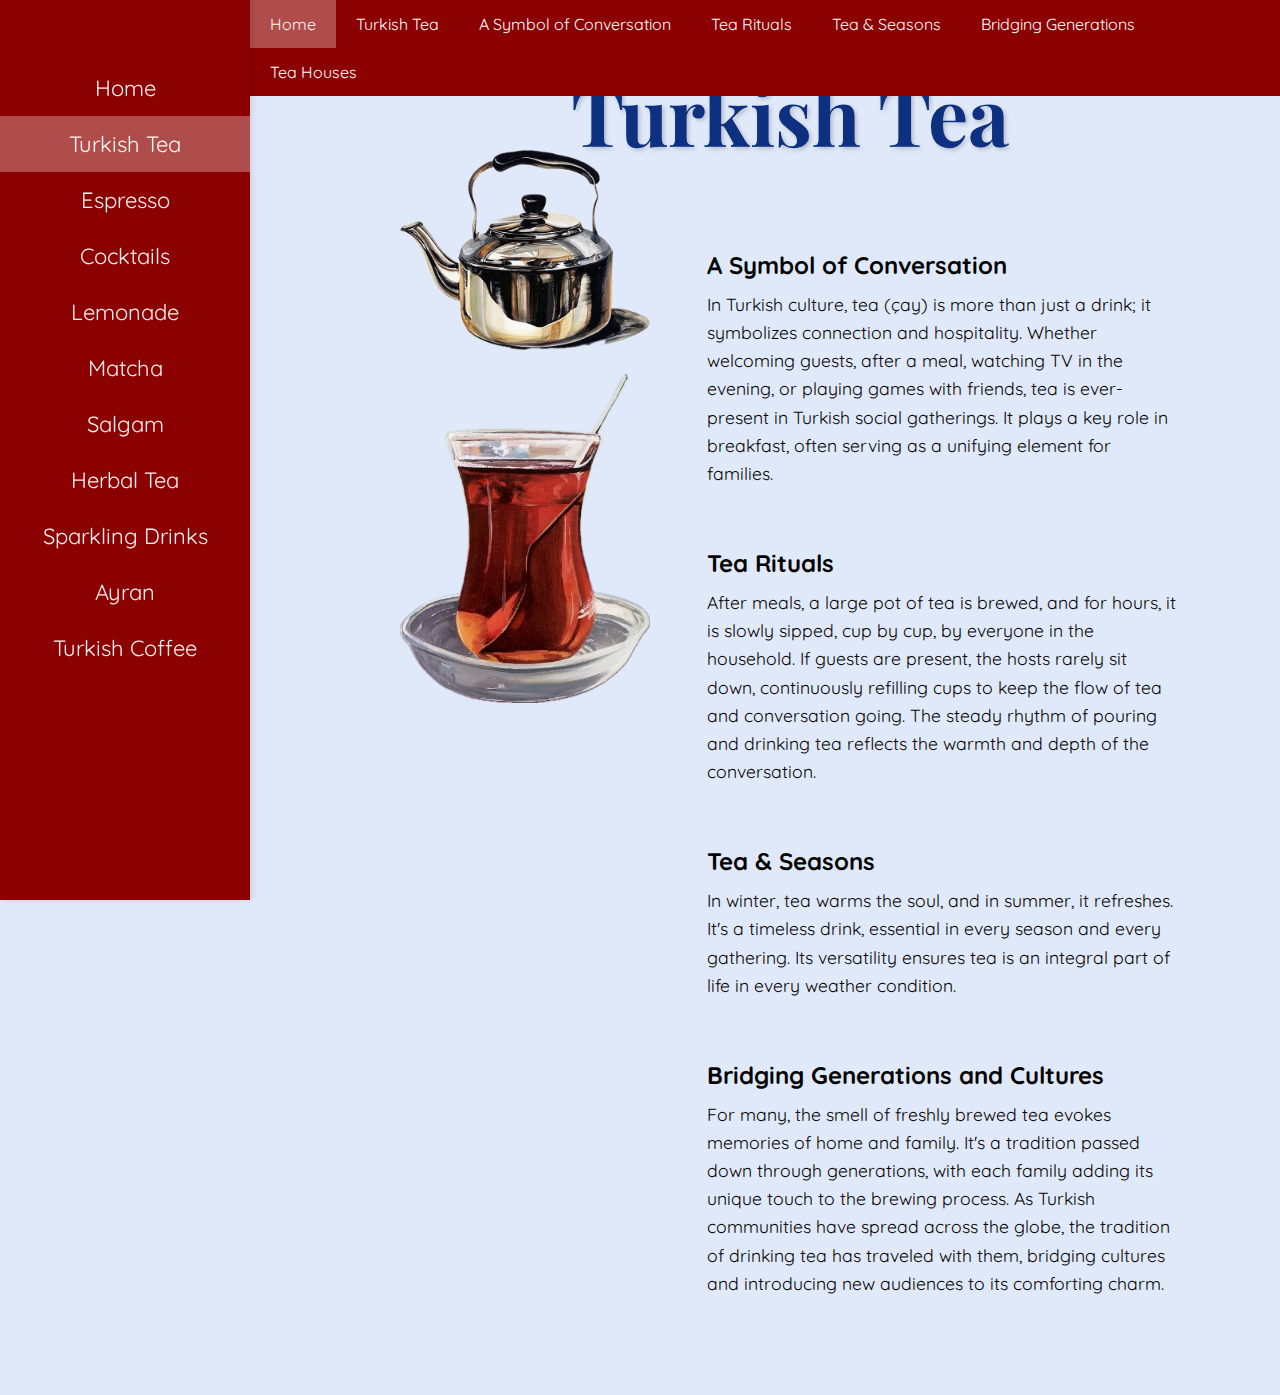
<file: entry-1/index.html>
<!DOCTYPE html>
<html lang="en">
<head>
  <meta charset="UTF-8">
  <meta name="viewport" content="width=device-width, initial-scale=1.0">
  <title>Turkish Tea</title>
  <link rel="stylesheet" href="style.css">
  <link href="https://fonts.googleapis.com/css2?family=Playfair+Display:wght@700&family=Quicksand:wght@500&display=swap" rel="stylesheet">
</head>
<body>

    <div id="mySidenav" class="sidenav">
        <a href="../homepage/" id="about">Home</a>
        <a href="../entry-1/" id="Turkish Tea" class="active">Turkish Tea</a>
        <a href="../entry-2/" id="blog">Espresso</a>
        <a href="../entry-3/" id="projects">Cocktails</a>
        <a href="../entry-4/" id="contact">Lemonade</a>
        <a href="../entry-5/" id="contact">Matcha</a>
        <a href="../entry-6/" id="contact">Salgam</a>
        <a href="../entry-7/" id="contact">Herbal Tea</a>
        <a href="../entry-8/" id="contact">Sparkling Drinks</a>
        <a href="../entry-9/" id="contact">Ayran</a>
        <a href="../entry-10/" id="contact">Turkish Coffee</a>
    </div>
    

    <div class="topnav" id="myTopnav">
        <a href="#hero" class="active">Home</a>
        <a href="#hero">Turkish Tea</a>
        <a href="#section1">A Symbol of Conversation</a>
        <a href="#section2">Tea Rituals</a>
        <a href="#section3">Tea & Seasons</a>
        <a href="#section4">Bridging Generations</a>
        <a href="#section5">Tea Houses</a>
        <a href="javascript:void(0);" class="icon" onclick="myFunction()">
            <i class="fa fa-bars"></i>
        </a>
    </div>

    <div class="content-wrapper">
        <section id="hero">
            <header>
                <h1>Turkish Tea</h1>
            </header>
        </section>

        <div class="text-box" id="section1">
            <h2>A Symbol of Conversation</h2>
            <p>In Turkish culture, tea (çay) is more than just a drink; it symbolizes connection and hospitality. Whether welcoming guests, after a meal, watching TV in the evening, or playing games with friends, tea is ever-present in Turkish social gatherings. It plays a key role in breakfast, often serving as a unifying element for families.</p>
        </div>

        <div class="text-box" id="section2">
            <h2>Tea Rituals</h2>
            <p>After meals, a large pot of tea is brewed, and for hours, it is slowly sipped, cup by cup, by everyone in the household. If guests are present, the hosts rarely sit down, continuously refilling cups to keep the flow of tea and conversation going. The steady rhythm of pouring and drinking tea reflects the warmth and depth of the conversation.</p>
        </div>

        <div class="text-box" id="section3">
            <h2>Tea & Seasons</h2>
            <p>In winter, tea warms the soul, and in summer, it refreshes. It's a timeless drink, essential in every season and every gathering. Its versatility ensures tea is an integral part of life in every weather condition.</p>
        </div>

        <div class="text-box" id="section4">
            <h2>Bridging Generations and Cultures</h2>
            <p>For many, the smell of freshly brewed tea evokes memories of home and family. It's a tradition passed down through generations, with each family adding its unique touch to the brewing process. As Turkish communities have spread across the globe, the tradition of drinking tea has traveled with them, bridging cultures and introducing new audiences to its comforting charm.</p>
        </div>

        <div class="side-images">
            <div class="rotate">
                <img src="images/caydanlik.png" alt="caydanlik">
            </div>
            <div class="grow">
                <img src="images/cay.png" alt="cay">
            </div>
        </div>
    </div>
</body>
</html>
</file>
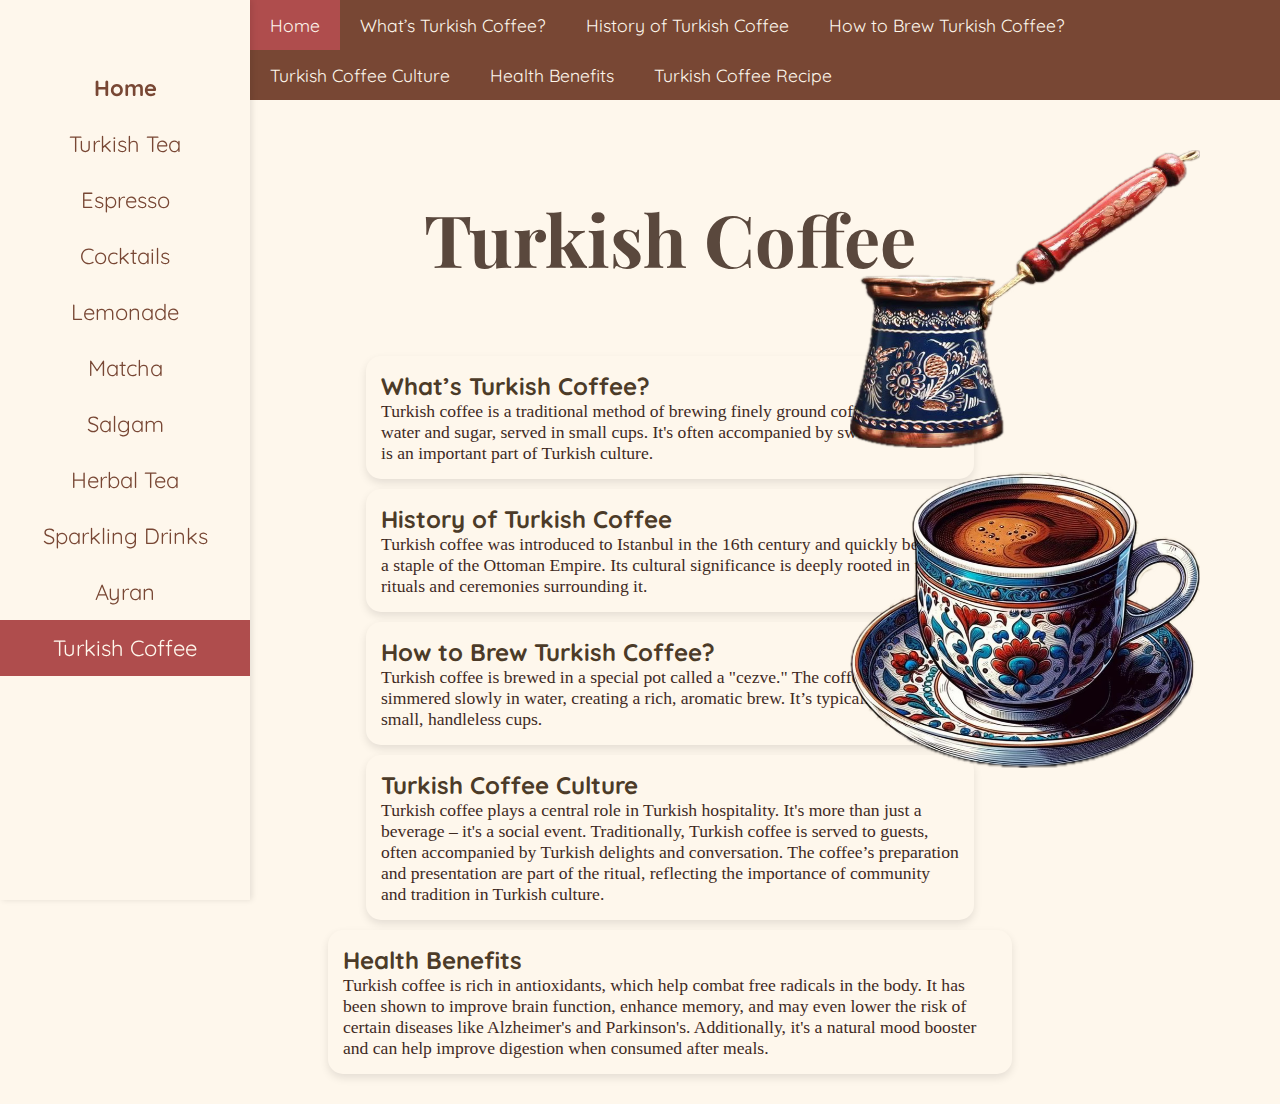
<file: entry-10/index.html>
<!DOCTYPE html>
<html lang="en">
<head>
    <meta charset="UTF-8">
    <meta name="viewport" content="width=device-width, initial-scale=1.0">
    <title>Turkish Coffee Ceremonies</title>
    <link rel="stylesheet" href="style.css">
    <link href="https://fonts.googleapis.com/css2?family=Playfair+Display:wght@700&family=Quicksand:wght@500&display=swap" rel="stylesheet">
</head>
<body>
    <div id="mySidenav" class="sidenav">
        <a href="../homepage/" id="about" style="font-weight: bolder;">Home</a>
        <a href="../entry-1/" id="about">Turkish Tea</a>
        <a href="../entry-2/" id="blog">Espresso</a>
        <a href="../entry-3/" id="projects">Cocktails</a>
        <a href="../entry-4/" id="contact">Lemonade</a>
        <a href="../entry-5/" id="contact">Matcha</a>
        <a href="../entry-6/" id="contact">Salgam</a>
        <a href="../entry-7/" id="contact">Herbal Tea</a>
        <a href="../entry-8/" id="contact">Sparkling Drinks</a>
        <a href="../entry-9/" id="contact">Ayran</a>
        <a href="../entry-10/" id="contact" class="active" >Turkish Coffee</a>
    </div>
    

    <div class="topnav" id="myTopnav">
        <a href="#hero" class="active">Home</a>
        <a href="#hero">What’s Turkish Coffee?</a>
        <a href="#section1">History of Turkish Coffee</a>
        <a href="#section2">How to Brew Turkish Coffee?</a>
        <a href="#section3">Turkish Coffee Culture</a>
        <a href="#section4">Health Benefits</a>
        <a href="#section5">Turkish Coffee Recipe</a>
        <a href="javascript:void(0);" class="icon" onclick="myFunction()">
            <i class="fa fa-bars"></i>
        </a>
    </div>

    <div class="content-wrapper">
        <div class="scrolling-text">
            <h3>Drinking a cup of turkish coffee together commits one to forty years of friendship.</h3>
        </div>

        <section id="hero">
            <header>
                <h1>Turkish Coffee</h1>
            </header>
            <div class="intro-box"></div>
        </section>

        <div class="box" id="section1">
            <h2>What’s Turkish Coffee?</h2>
            <p>Turkish coffee is a traditional method of brewing finely ground coffee beans with water and sugar, served in small cups. It's often accompanied by sweet treats and is an important part of Turkish culture.</p>
        </div>

        <div class="box" id="section2">
            <h2>History of Turkish Coffee</h2>
            <p>
                Turkish coffee was introduced to Istanbul in the 16th century and quickly became a staple of the Ottoman Empire. Its cultural significance is deeply rooted in the rituals and ceremonies surrounding it.
            </p>
        </div>

        <div class="box" id="section3">
            <h2>How to Brew Turkish Coffee?</h2>
            <div class="text-image">
                <p>Turkish coffee is brewed in a special pot called a "cezve." The coffee grounds are simmered slowly in water, creating a rich, aromatic brew. It’s typically served in small, handleless cups.</p>
            </div>
        </div>

        <!-- New section: Turkish Coffee Culture -->
        <div class="box" id="section4">
            <h2>Turkish Coffee Culture</h2>
            <p>
                Turkish coffee plays a central role in Turkish hospitality. It's more than just a beverage – it's a social event. Traditionally, Turkish coffee is served to guests, often accompanied by Turkish delights and conversation. The coffee’s preparation and presentation are part of the ritual, reflecting the importance of community and tradition in Turkish culture.
            </p>
        </div>

        <!-- New section: Health Benefits -->
        <div class="box" id="section5">
            <h2>Health Benefits</h2>
            <p>
                Turkish coffee is rich in antioxidants, which help combat free radicals in the body. It has been shown to improve brain function, enhance memory, and may even lower the risk of certain diseases like Alzheimer's and Parkinson's. Additionally, it's a natural mood booster and can help improve digestion when consumed after meals.
            </p>
        </div>

        <div class="side-images">
            <div class="rotate">
                <img src="images/cezve.png" alt="Cezve">
            </div>
            <div class="grow">
                <img src="images/turk kahvesi.png" alt="Turk Kahvesi">
            </div>
        </div>
    </div>
</body>
</html>
</file>
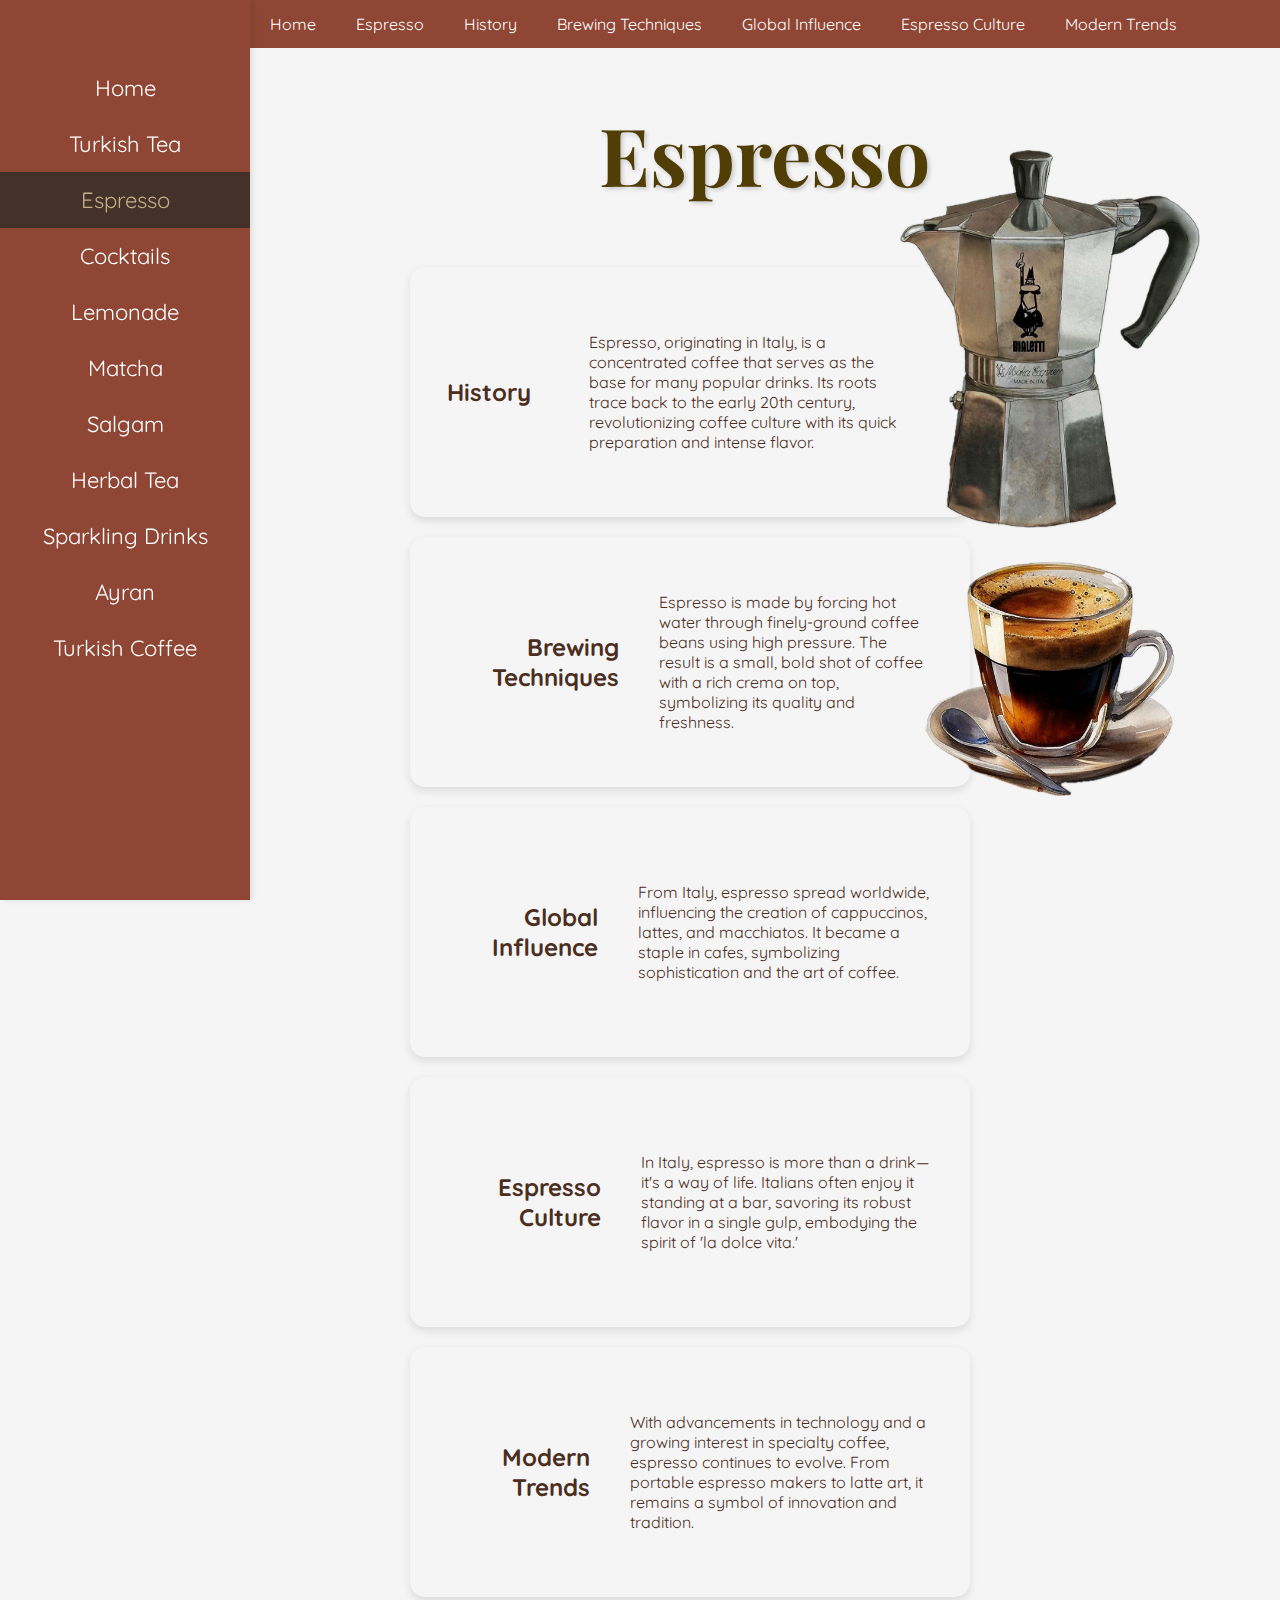
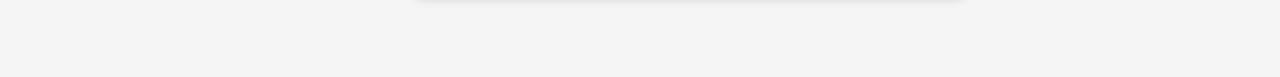
<file: entry-2/index.html>
<!DOCTYPE html>
<html lang="en">
<head>
  <meta charset="UTF-8">
  <meta name="viewport" content="width=device-width, initial-scale=1.0">
  <title>Espresso</title>
  <link rel="stylesheet" href="style.css">
  <link href="https://fonts.googleapis.com/css2?family=Playfair+Display:wght@700&family=Quicksand:wght@500&display=swap" rel="stylesheet">
</head>
<body>

    <div id="mySidenav" class="sidenav">
        <a href="../homepage/" id="home">Home</a>
        <a href="../entry-1/" id="turkish-tea">Turkish Tea</a>
        <a href="../entry-2/" id="espresso" class="active">Espresso</a>
        <a href="../entry-3/" id="cocktails">Cocktails</a>
        <a href="../entry-4/" id="lemonade">Lemonade</a>
        <a href="../entry-5/" id="matcha">Matcha</a>
        <a href="../entry-6/" id="salgam">Salgam</a>
        <a href="../entry-7/" id="herbal-tea">Herbal Tea</a>
        <a href="../entry-8/" id="sparkling-drinks">Sparkling Drinks</a>
        <a href="../entry-9/" id="ayran">Ayran</a>
        <a href="../entry-10/" id="turkish-coffee">Turkish Coffee</a>
    </div>

    <div class="topnav" id="myTopnav">
        <a href="#hero" class="active">Home</a>
        <a href="#hero">Espresso</a>
        <a href="#section1">History</a>
        <a href="#section2">Brewing Techniques</a>
        <a href="#section3">Global Influence</a>
        <a href="#section4">Espresso Culture</a>
        <a href="#section5">Modern Trends</a>
        <a href="javascript:void(0);" class="icon" onclick="myFunction()">
            <i class="fa fa-bars"></i>
        </a>
    </div>

    <div class="content-wrapper">
        <section id="hero">
            <header>
                <h1>Espresso</h1>
            </header>
        </section>

        <div class="box" id="section1">
            <h2>History</h2>
            <div class="text-box">
                <p>Espresso, originating in Italy, is a concentrated coffee that serves as the base for many popular drinks. Its roots trace back to the early 20th century, revolutionizing coffee culture with its quick preparation and intense flavor.</p>
            </div>
        </div>

        <div class="box" id="section2">
            <h2>Brewing Techniques</h2>
            <div class="text-box">
                <p>Espresso is made by forcing hot water through finely-ground coffee beans using high pressure. The result is a small, bold shot of coffee with a rich crema on top, symbolizing its quality and freshness.</p>
            </div>
        </div>

        <div class="box" id="section3">
            <h2>Global Influence</h2>
            <div class="text-box">
                <p>From Italy, espresso spread worldwide, influencing the creation of cappuccinos, lattes, and macchiatos. It became a staple in cafes, symbolizing sophistication and the art of coffee.</p>
            </div>
        </div>

        <div class="box" id="section4">
            <h2>Espresso Culture</h2>
            <div class="text-box">
                <p>In Italy, espresso is more than a drink—it's a way of life. Italians often enjoy it standing at a bar, savoring its robust flavor in a single gulp, embodying the spirit of 'la dolce vita.'</p>
            </div>
        </div>

        <div class="box" id="section5">
            <h2>Modern Trends</h2>
            <div class="text-box">
                <p>With advancements in technology and a growing interest in specialty coffee, espresso continues to evolve. From portable espresso makers to latte art, it remains a symbol of innovation and tradition.</p>
            </div>
        </div>
    </div>

    <div class="side-images">
        <div class="rotate">
            <img src="images/mokapot.png" alt="mokapot">
        </div>
        <div class="grow">
            <img src="images/espresso.png" alt="espresso">
        </div>
    </div>
</div>
</body>
</html>
</file>
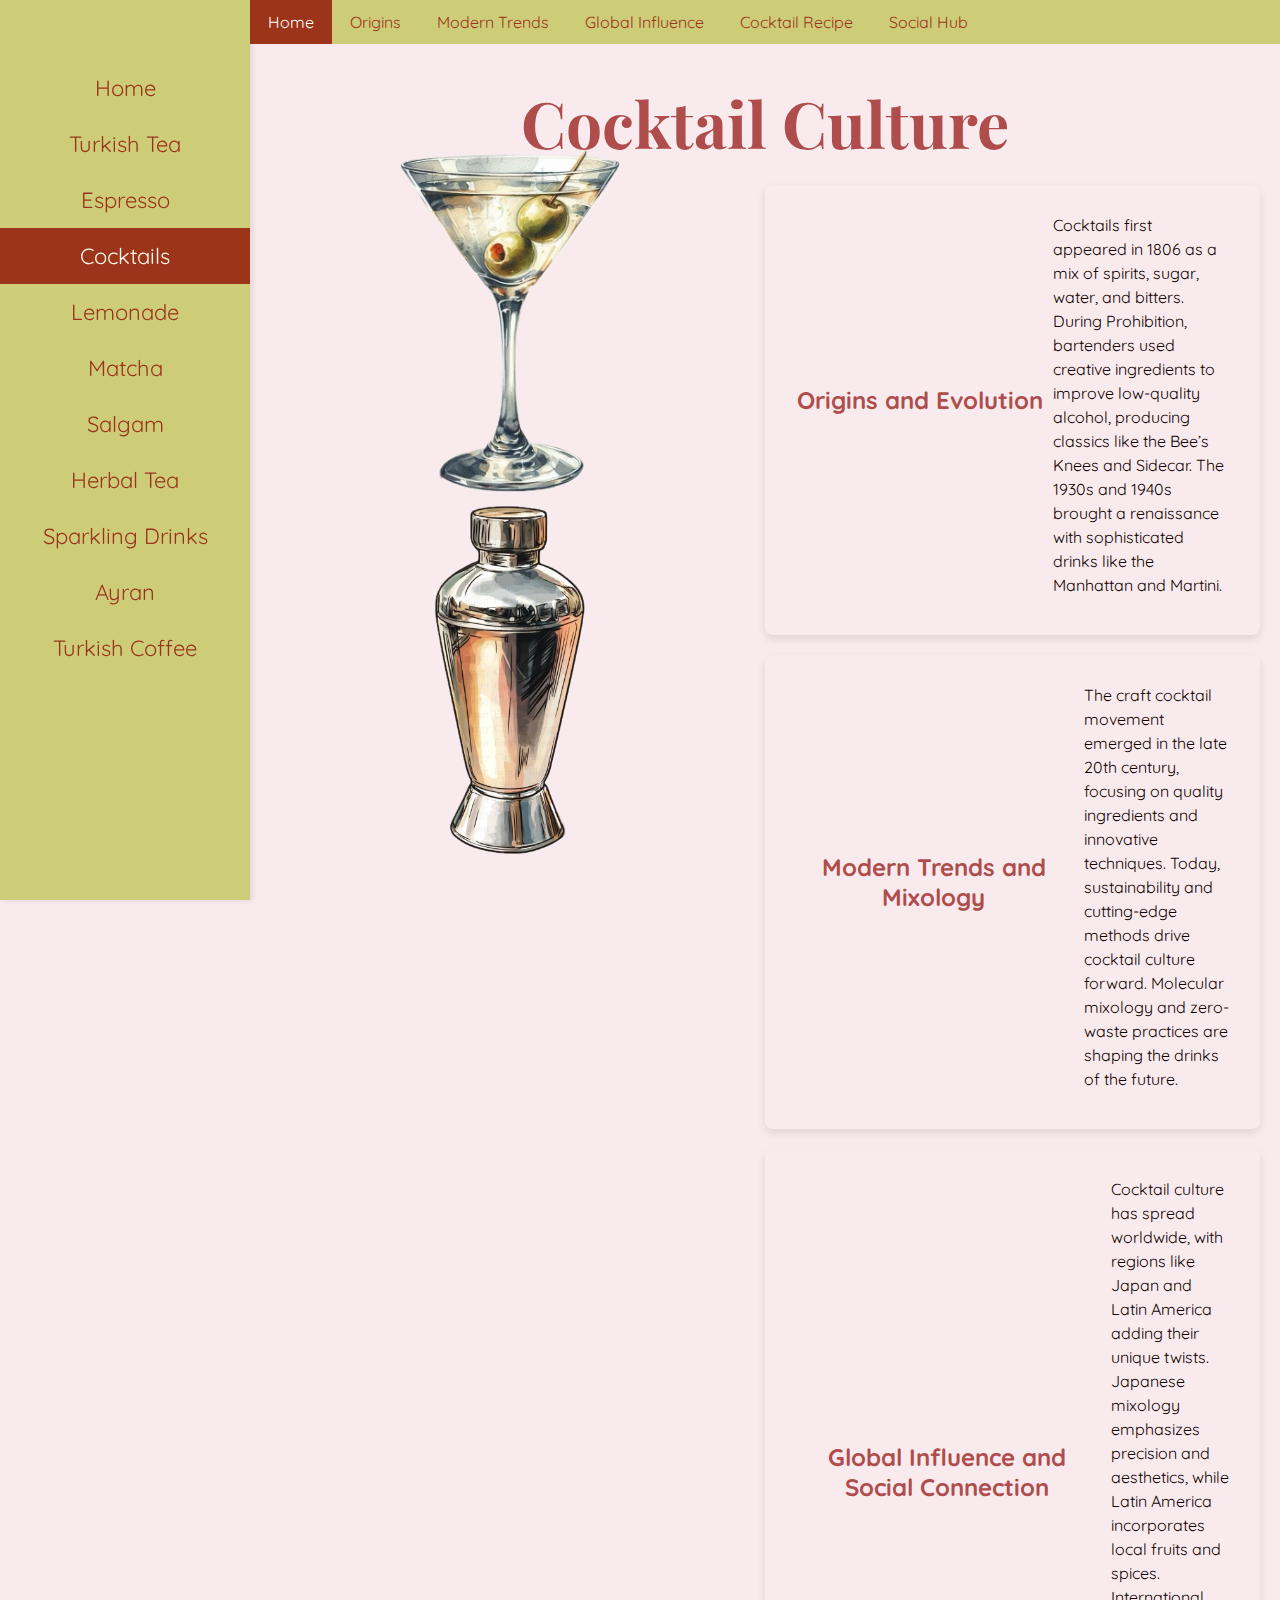
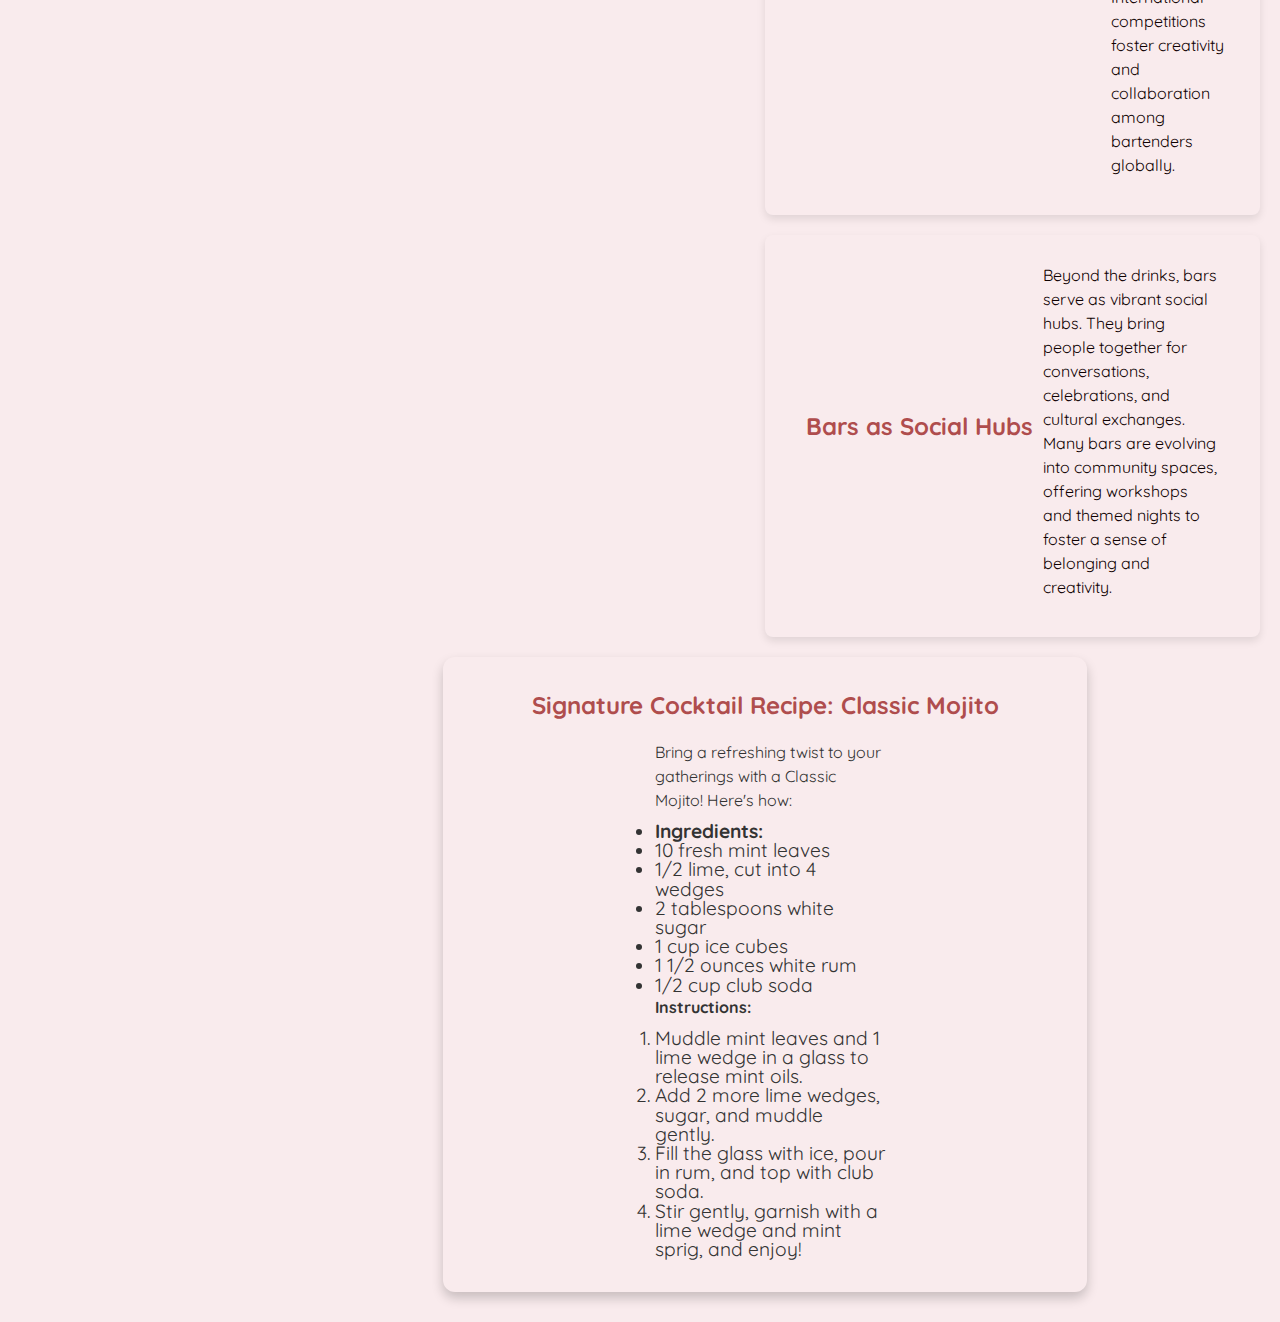
<file: entry-3/index.html>
<!DOCTYPE html>
<html lang="en">
<head>
  <meta charset="UTF-8">
  <meta name="viewport" content="width=device-width, initial-scale=1.0">
  <title>Cocktail Culture</title>
  <link rel="stylesheet" href="style.css">
  <link href="https://fonts.googleapis.com/css2?family=Playfair+Display:wght@700&family=Quicksand:wght@500&display=swap" rel="stylesheet">
</head>
<body>

  <div id="mySidenav" class="sidenav">
    <a href="../homepage/" id="home">Home</a>
    <a href="../entry-1/" id="turkish-tea">Turkish Tea</a>
    <a href="../entry-2/" id="espresso">Espresso</a>
    <a href="../entry-3/" id="cocktails" class="active">Cocktails</a>
    <a href="../entry-4/" id="lemonade">Lemonade</a>
    <a href="../entry-5/" id="matcha">Matcha</a>
    <a href="../entry-6/" id="salgam">Salgam</a>
    <a href="../entry-7/" id="herbal-tea">Herbal Tea</a>
    <a href="../entry-8/" id="sparkling-drinks">Sparkling Drinks</a>
    <a href="../entry-9/" id="ayran">Ayran</a>
    <a href="../entry-10/" id="turkish-coffee">Turkish Coffee</a>
  </div>

  <div class="topnav" id="myTopnav">
    <a href="#hero" class="active">Home</a>
    <a href="#origins">Origins</a>
    <a href="#modern-trends">Modern Trends</a>
    <a href="#global-influence">Global Influence</a>
    <a href="#recipe">Cocktail Recipe</a>
    <a href="#social-hub">Social Hub</a>
  </div>

  <div class="content-wrapper">
    <section id="hero">
      <header>
        <h1>Cocktail Culture</h1>
      </header>
    </section>

    <div class="box" id="origins">
      <h2>Origins and Evolution</h2>
      <div class="content">
        <div class="text-box">
          <p>Cocktails first appeared in 1806 as a mix of spirits, sugar, water, and bitters. During Prohibition, bartenders used creative ingredients to improve low-quality alcohol, producing classics like the Bee’s Knees and Sidecar. The 1930s and 1940s brought a renaissance with sophisticated drinks like the Manhattan and Martini.</p>
        </div>
      </div>
    </div>

    <div class="box" id="modern-trends">
      <h2>Modern Trends and Mixology</h2>
      <div class="content">
        <div class="text-box">
          <p>The craft cocktail movement emerged in the late 20th century, focusing on quality ingredients and innovative techniques. Today, sustainability and cutting-edge methods drive cocktail culture forward. Molecular mixology and zero-waste practices are shaping the drinks of the future.</p>
        </div>
      </div>
    </div>

    <div class="box" id="global-influence">
      <h2>Global Influence and Social Connection</h2>
      <div class="content">
        <div class="text-box">
          <p>Cocktail culture has spread worldwide, with regions like Japan and Latin America adding their unique twists. Japanese mixology emphasizes precision and aesthetics, while Latin America incorporates local fruits and spices. International competitions foster creativity and collaboration among bartenders globally.</p>
        </div>
      </div>
    </div>

   

    <div class="box" id="social-hub">
      <h2>Bars as Social Hubs</h2>
      <div class="content">
        <div class="text-box">
          <p>Beyond the drinks, bars serve as vibrant social hubs. They bring people together for conversations, celebrations, and cultural exchanges. Many bars are evolving into community spaces, offering workshops and themed nights to foster a sense of belonging and creativity.</p>
        </div>
      </div>
    </div>

    <div class="box recipe-box" id="recipe">
      <h2>Signature Cocktail Recipe: Classic Mojito</h2>
      <div class="content">
        <div class="text-box">
          <p>Bring a refreshing twist to your gatherings with a Classic Mojito! Here's how:</p>
          <ul>
            <li><strong>Ingredients:</strong></li>
            <li>10 fresh mint leaves</li>
            <li>1/2 lime, cut into 4 wedges</li>
            <li>2 tablespoons white sugar</li>
            <li>1 cup ice cubes</li>
            <li>1 1/2 ounces white rum</li>
            <li>1/2 cup club soda</li>
          </ul>
          <p><strong>Instructions:</strong></p>
          <ol>
            <li>Muddle mint leaves and 1 lime wedge in a glass to release mint oils.</li>
            <li>Add 2 more lime wedges, sugar, and muddle gently.</li>
            <li>Fill the glass with ice, pour in rum, and top with club soda.</li>
            <li>Stir gently, garnish with a lime wedge and mint sprig, and enjoy!</li>
          </ol>
        </div>
      </div>
    </div>
    
    <div class="side-images">
      <div class="rotate">
          <img src="images/cocktail.png" alt="Cocktail">
      </div>
      <div class="grow">
          <img class="shaker" src="images/shaker.png" alt="shaker">
      </div>
    </div>
    </body>
    </html>
</file>
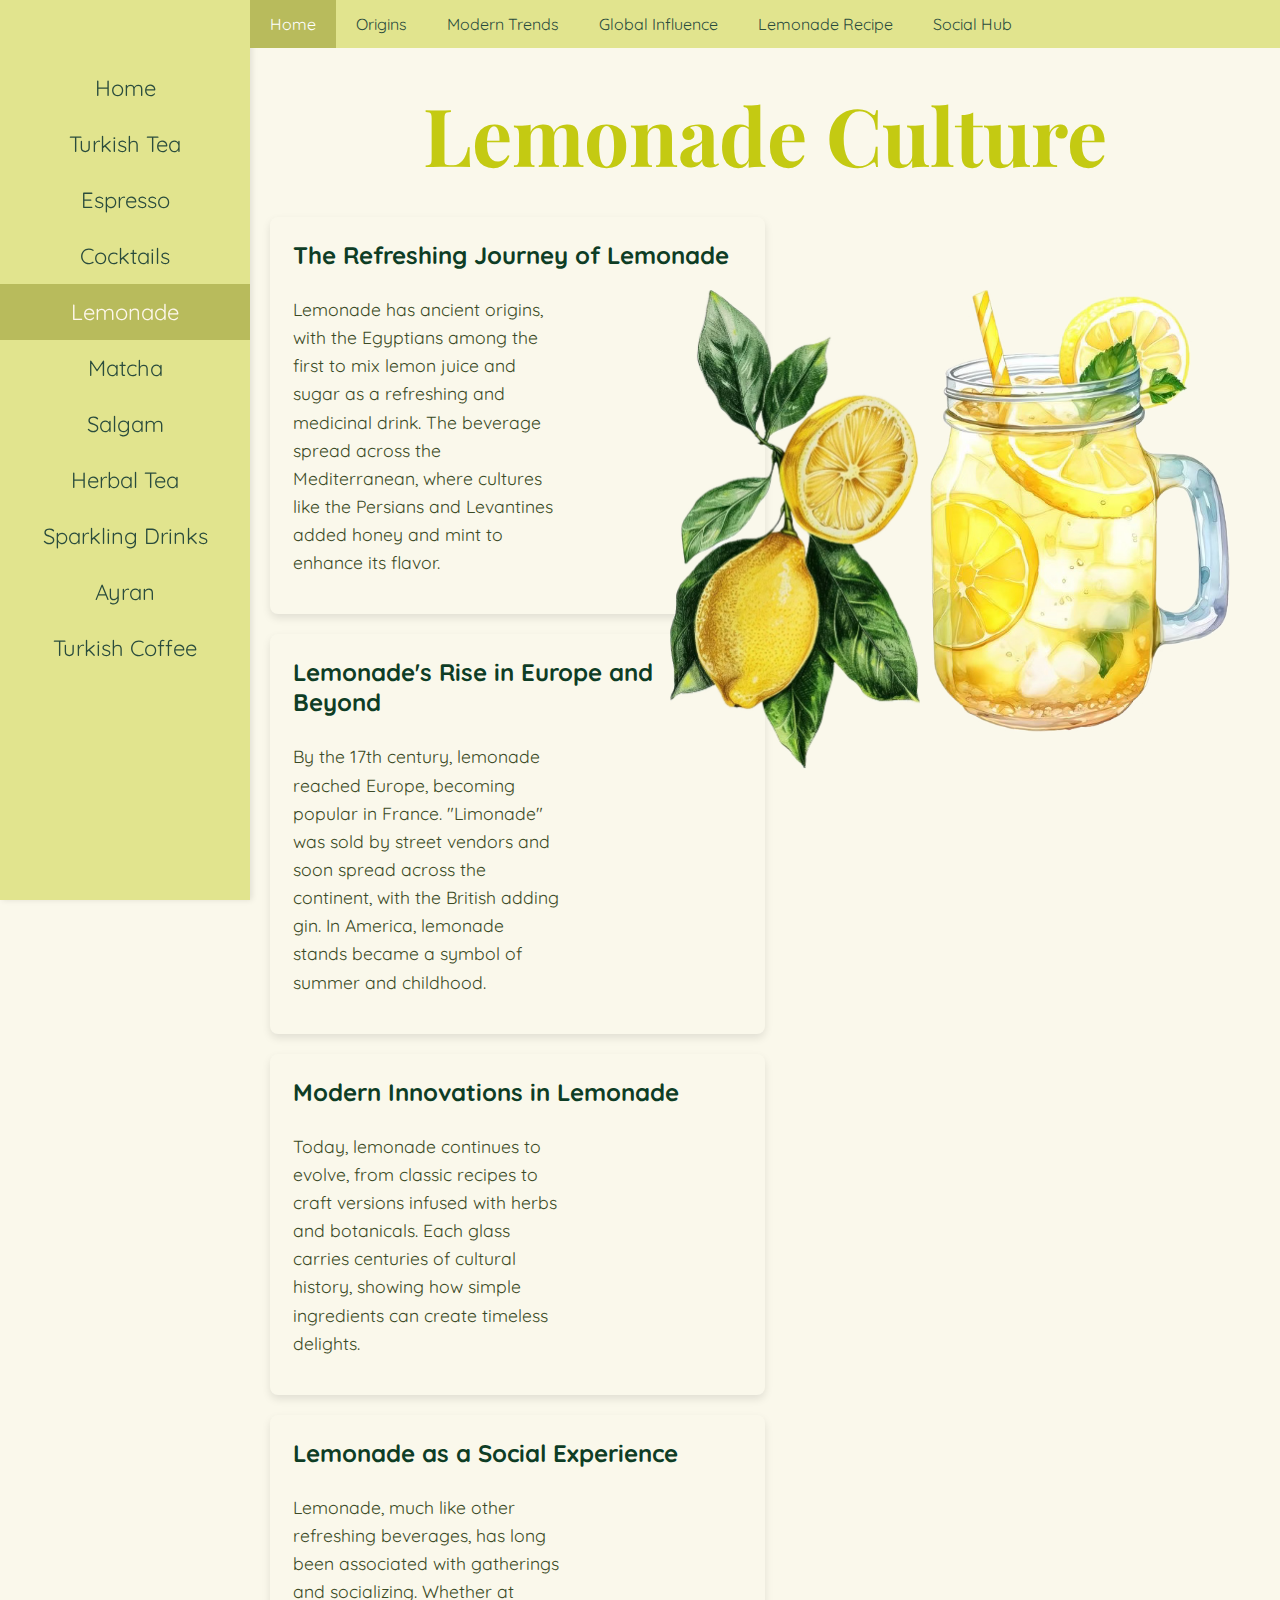
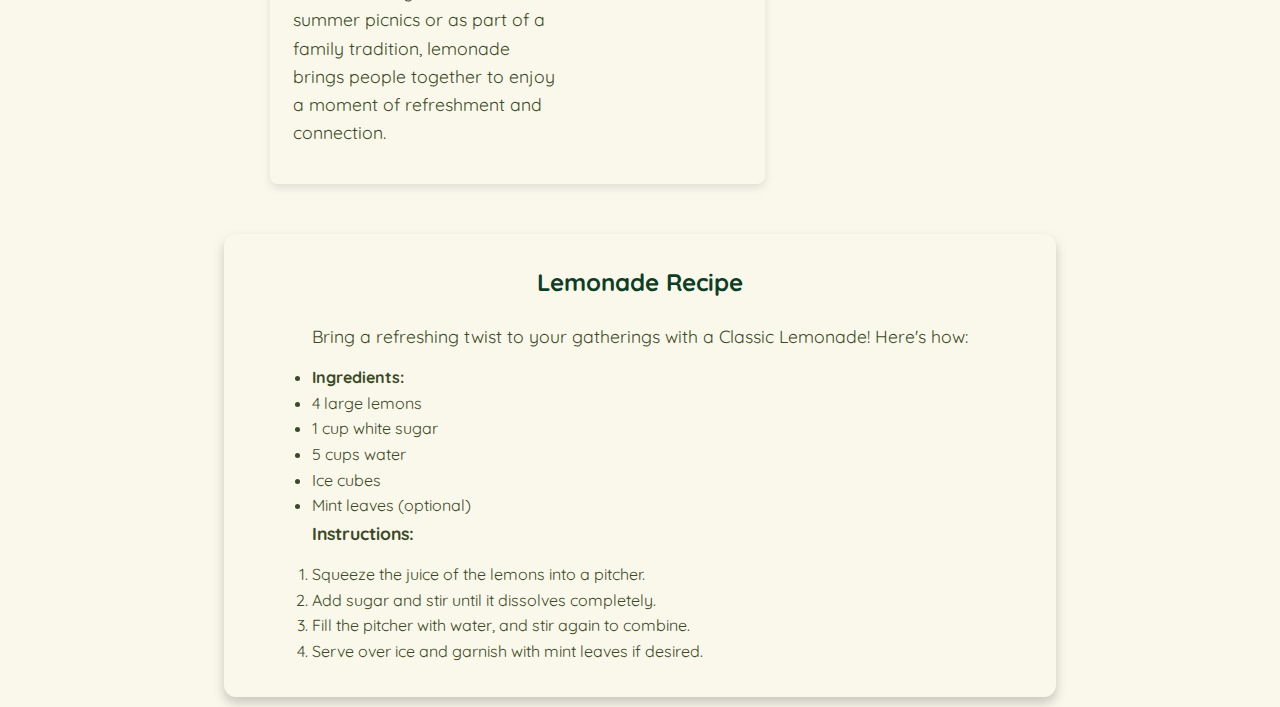
<file: entry-4/index.html>
<!DOCTYPE html>
<html lang="en">
<head>
  <meta charset="UTF-8">
  <meta name="viewport" content="width=device-width, initial-scale=1.0">
  <title> Lemonade </title>
  <link rel="stylesheet" href="style.css">
  <link href="https://fonts.googleapis.com/css2?family=Playfair+Display:wght@700&family=Quicksand:wght@500&display=swap" rel="stylesheet">
</head>
<body>

  <!-- Sidebar -->
  <div id="mySidenav" class="sidenav">
    <a href="../homepage/" id="home">Home</a>
    <a href="../entry-1/" id="turkish-tea">Turkish Tea</a>
    <a href="../entry-2/" id="espresso">Espresso</a>
    <a href="../entry-3/" id="cocktails">Cocktails</a>
    <a href="../entry-4/" id="lemonade" class="active">Lemonade</a>
    <a href="../entry-5/" id="matcha">Matcha</a>
    <a href="../entry-6/" id="salgam">Salgam</a>
    <a href="../entry-7/" id="herbal-tea">Herbal Tea</a>
    <a href="../entry-8/" id="sparkling-drinks">Sparkling Drinks</a>
    <a href="../entry-9/" id="ayran">Ayran</a>
    <a href="../entry-10/" id="turkish-coffee">Turkish Coffee</a>
  </div>

  <!-- Top Navigation -->
  <div class="topnav" id="myTopnav">
    <a href="#hero" class="active">Home</a>
    <a href="#origins">Origins</a>
    <a href="#modern-trends">Modern Trends</a>
    <a href="#global-influence">Global Influence</a>
    <a href="#recipe">Lemonade Recipe</a>
    <a href="#social-hub">Social Hub</a>
  </div>

  <!-- Content Wrapper -->
  <div class="content-wrapper">
    <section id="hero">
      <header>
        <h1>Lemonade Culture</h1>
      </header>
    </section>

    <!-- Origins Section -->
    <div class="box" id="origins">
      <h2>The Refreshing Journey of Lemonade</h2>
      <div class="content">
        <div class="text-box">
          <p>Lemonade has ancient origins, with the Egyptians among the first to mix lemon juice and sugar as a refreshing and medicinal drink. The beverage spread across the Mediterranean, where cultures like the Persians and Levantines added honey and mint to enhance its flavor.</p>
        </div>
      </div>
    </div>

    <!-- Modern Trends Section -->
    <div class="box" id="modern-trends">
      <h2>Lemonade's Rise in Europe and Beyond</h2>
      <div class="content">
        <div class="text-box">
          <p>By the 17th century, lemonade reached Europe, becoming popular in France. "Limonade" was sold by street vendors and soon spread across the continent, with the British adding gin. In America, lemonade stands became a symbol of summer and childhood.</p>
        </div>
      </div>
    </div>

    <!-- Global Influence Section -->
    <div class="box" id="global-influence">
      <h2>Modern Innovations in Lemonade</h2>
      <div class="content">
        <div class="text-box">
          <p>Today, lemonade continues to evolve, from classic recipes to craft versions infused with herbs and botanicals. Each glass carries centuries of cultural history, showing how simple ingredients can create timeless delights.</p>
        </div>
      </div>
    </div>

    <!-- Social Hub Section -->
    <div class="box" id="social-hub">
      <h2>Lemonade as a Social Experience</h2>
      <div class="content">
        <div class="text-box">
          <p>Lemonade, much like other refreshing beverages, has long been associated with gatherings and socializing. Whether at summer picnics or as part of a family tradition, lemonade brings people together to enjoy a moment of refreshment and connection.</p>
        </div>
      </div>
    </div>
  </div>

  <div class="box recipe-box" id="recipe">
    <h2>Lemonade Recipe</h2>
    <div class="content">
      <div class="text-box">
        <p>Bring a refreshing twist to your gatherings with a Classic Lemonade! Here's how:</p>
        <ul>
          <li><strong>Ingredients:</strong></li>
          <li>4 large lemons</li>
          <li>1 cup white sugar</li>
          <li>5 cups water</li>
          <li>Ice cubes</li>
          <li>Mint leaves (optional)</li>
        </ul>
        <p><strong>Instructions:</strong></p>
        <ol>
          <li>Squeeze the juice of the lemons into a pitcher.</li>
          <li>Add sugar and stir until it dissolves completely.</li>
          <li>Fill the pitcher with water, and stir again to combine.</li>
          <li>Serve over ice and garnish with mint leaves if desired.</li>
        </ol>
      </div>
    </div>
  </div>
  
  <div class="side-images">
    <div class="rotate">
        <img src="images/limon.png" alt="limon">
    </div>
    <div class="grow">
        <img src="images/lemonade.png" alt="lemonade">
    </div>
</div>
</div>
</body>
</html>
</file>
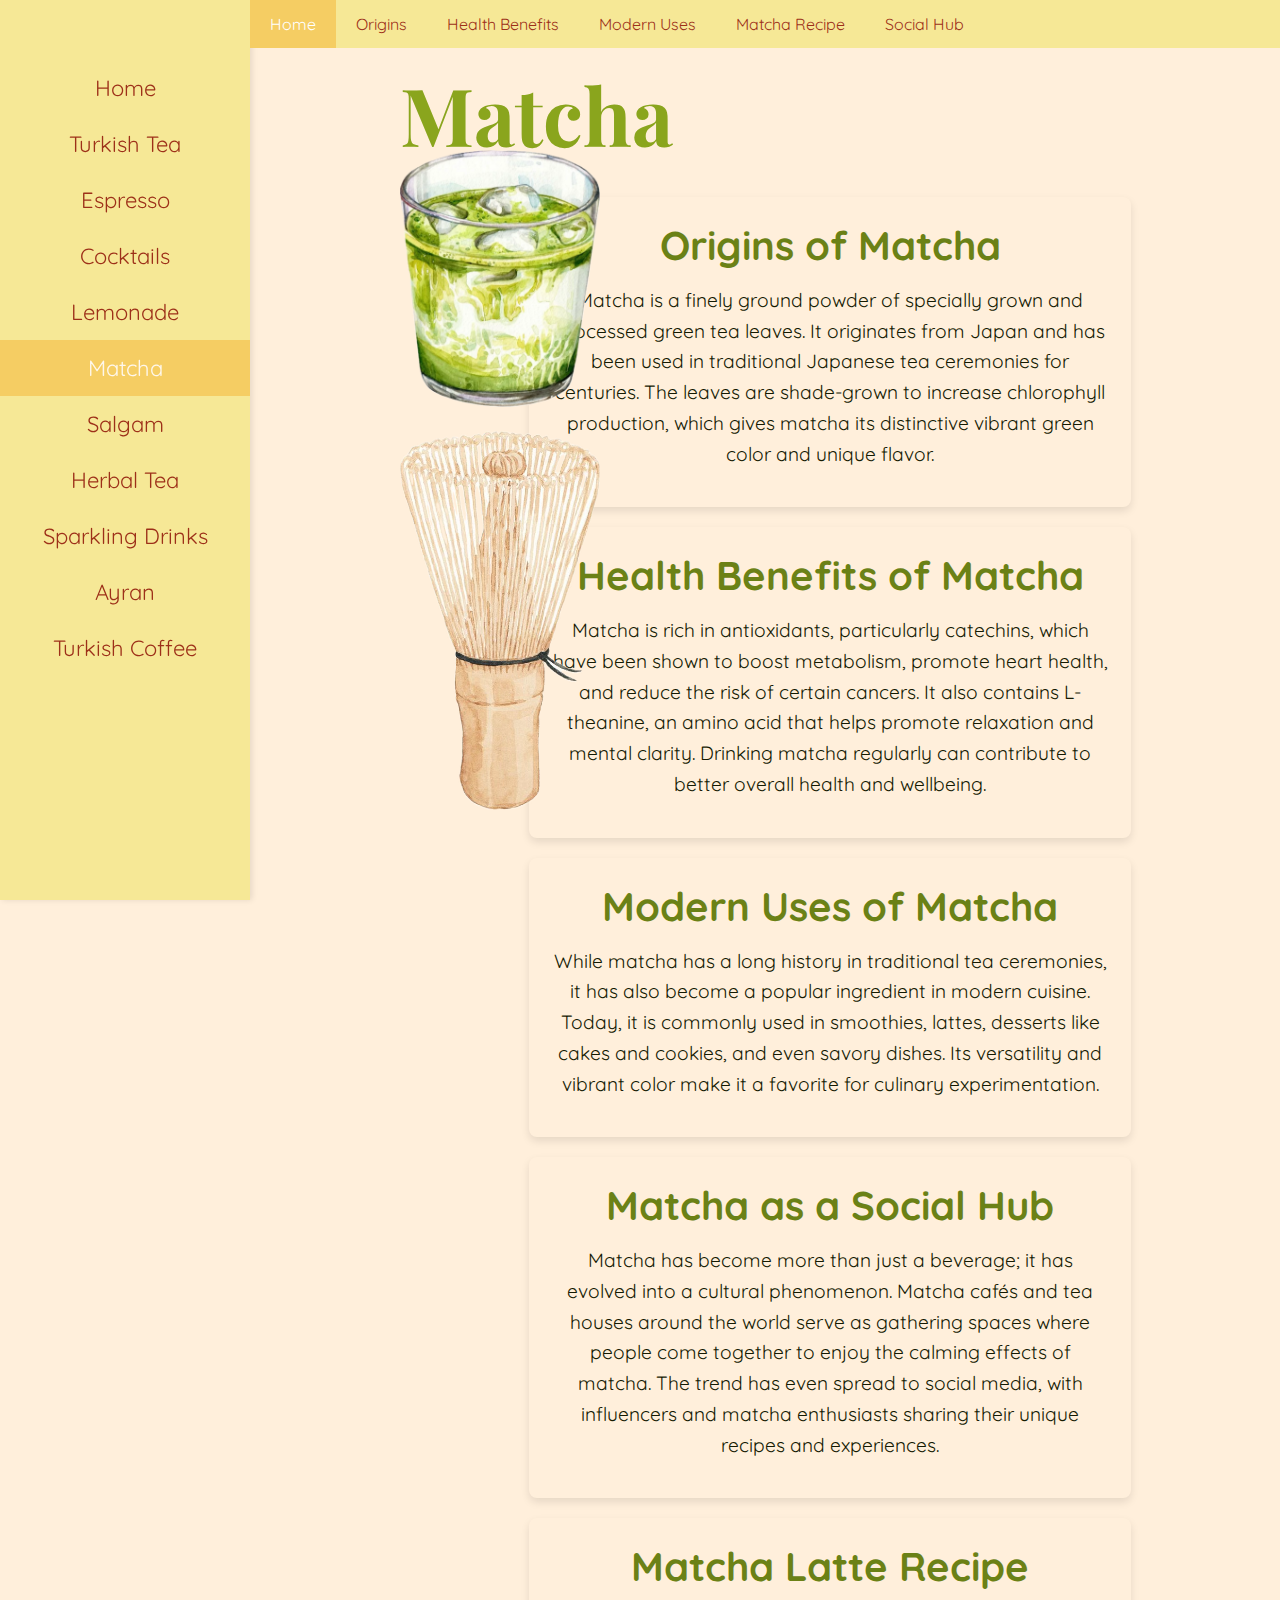
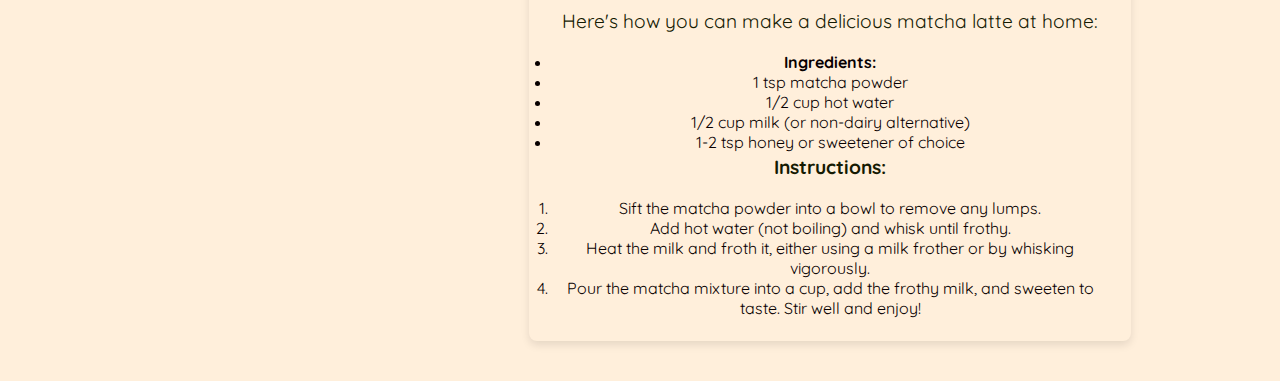
<file: entry-5/index.html>
<!DOCTYPE html>
<html lang="en">
<head>
  <meta charset="UTF-8">
  <meta name="viewport" content="width=device-width, initial-scale=1.0">
  <title>Matcha</title>
  <link rel="stylesheet" href="style.css">
  <link href="https://fonts.googleapis.com/css2?family=Playfair+Display:wght@700&family=Quicksand:wght@500&display=swap" rel="stylesheet">
</head>
<body>

  <div id="mySidenav" class="sidenav">
    <a href="../homepage/" id="home">Home</a>
    <a href="../entry-1/" id="turkish-tea">Turkish Tea</a>
    <a href="../entry-2/" id="espresso">Espresso</a>
    <a href="../entry-3/" id="cocktails">Cocktails</a>
    <a href="../entry-4/" id="lemonade">Lemonade</a>
    <a href="../entry-5/" id="matcha" class="active">Matcha</a>
    <a href="../entry-6/" id="salgam">Salgam</a>
    <a href="../entry-7/" id="herbal-tea">Herbal Tea</a>
    <a href="../entry-8/" id="sparkling-drinks">Sparkling Drinks</a>
    <a href="../entry-9/" id="ayran">Ayran</a>
    <a href="../entry-10/" id="turkish-coffee">Turkish Coffee</a>
  </div>

  <div class="topnav" id="myTopnav">
    <a href="#hero" class="active">Home</a>
    <a href="#origins">Origins</a>
    <a href="#health-benefits">Health Benefits</a>
    <a href="#modern-uses">Modern Uses</a>
    <a href="#recipe">Matcha Recipe</a>
    <a href="#social-hub">Social Hub</a>
  </div>

  <div class="content-wrapper">
    <section id="hero">
      <header>
        <h1>Matcha</h1>
      </header>
    </section>

    <div class="box" id="origins">
      <h2>Origins of Matcha</h2>
      <div class="text-box">
        <p>Matcha is a finely ground powder of specially grown and processed green tea leaves. It originates from Japan and has been used in traditional Japanese tea ceremonies for centuries. The leaves are shade-grown to increase chlorophyll production, which gives matcha its distinctive vibrant green color and unique flavor.</p>
      </div>
    </div>

    <div class="box" id="health-benefits">
      <h2>Health Benefits of Matcha</h2>
      <div class="text-box">
        <p>Matcha is rich in antioxidants, particularly catechins, which have been shown to boost metabolism, promote heart health, and reduce the risk of certain cancers. It also contains L-theanine, an amino acid that helps promote relaxation and mental clarity. Drinking matcha regularly can contribute to better overall health and wellbeing.</p>
      </div>
    </div>

    <div class="box" id="modern-uses">
      <h2>Modern Uses of Matcha</h2>
      <div class="text-box">
        <p>While matcha has a long history in traditional tea ceremonies, it has also become a popular ingredient in modern cuisine. Today, it is commonly used in smoothies, lattes, desserts like cakes and cookies, and even savory dishes. Its versatility and vibrant color make it a favorite for culinary experimentation.</p>
      </div>
    </div>

    <div class="box" id="social-hub">
      <h2>Matcha as a Social Hub</h2>
      <div class="text-box">
        <p>Matcha has become more than just a beverage; it has evolved into a cultural phenomenon. Matcha cafés and tea houses around the world serve as gathering spaces where people come together to enjoy the calming effects of matcha. The trend has even spread to social media, with influencers and matcha enthusiasts sharing their unique recipes and experiences.</p>
      </div>
    </div>
    <div class="box" id="recipe">
      <h2>Matcha Latte Recipe</h2>
      <div class="text-box">
        <p>Here's how you can make a delicious matcha latte at home:</p>
        <ul>
          <li><strong>Ingredients:</strong></li>
          <li>1 tsp matcha powder</li>
          <li>1/2 cup hot water</li>
          <li>1/2 cup milk (or non-dairy alternative)</li>
          <li>1-2 tsp honey or sweetener of choice</li>
        </ul>
        <p><strong>Instructions:</strong></p>
        <ol>
          <li>Sift the matcha powder into a bowl to remove any lumps.</li>
          <li>Add hot water (not boiling) and whisk until frothy.</li>
          <li>Heat the milk and froth it, either using a milk frother or by whisking vigorously.</li>
          <li>Pour the matcha mixture into a cup, add the frothy milk, and sweeten to taste. Stir well and enjoy!</li>
        </ol>
      </div>
    </div>

  </div>

  <div class="side-images">
    <div class="rotate">
        <img src="images/latte.png" alt="latte">
    </div>

    <div class="grow">
        <img src="images/whisk.png" alt="whisk">
    </div>
  </div>

</div>
</div>
</body>
</html>
</file>
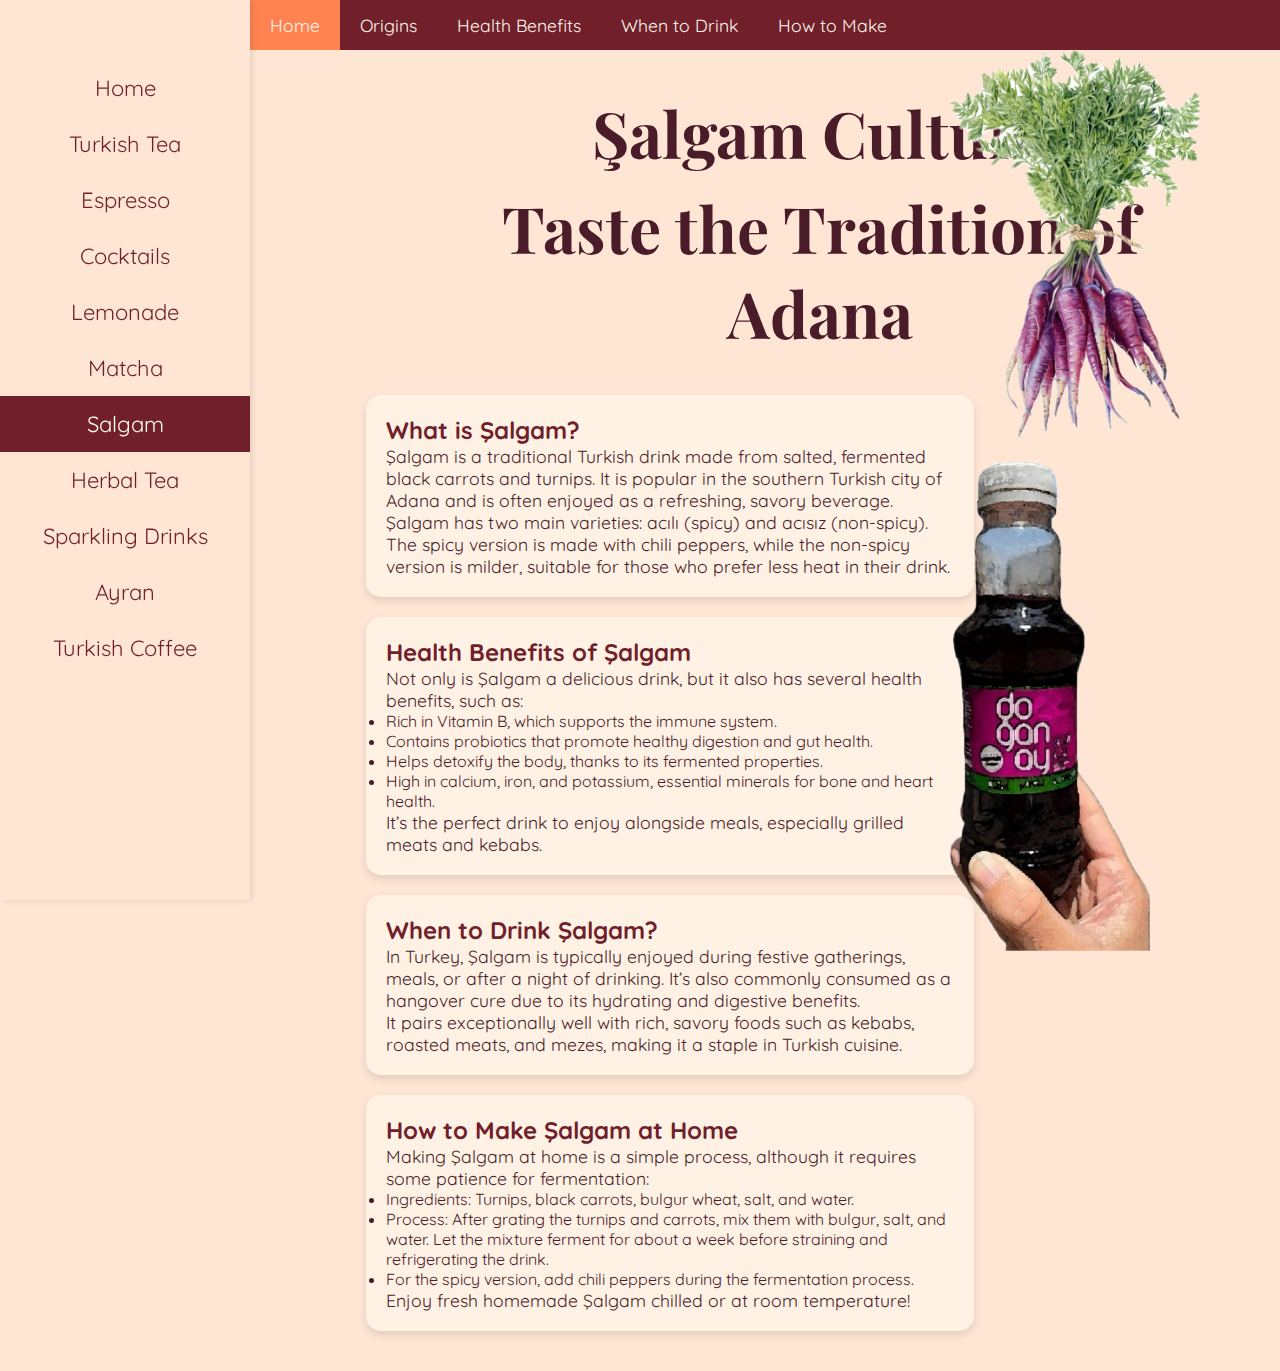
<file: entry-6/index.html>
<!DOCTYPE html>
<html lang="en">
<head>
    <meta charset="UTF-8">
    <meta name="viewport" content="width=device-width, initial-scale=1.0">
    <title>Şalgam Culture</title>
    <link rel="stylesheet" href="style.css">
    <link href="https://fonts.googleapis.com/css2?family=Playfair+Display:wght@700&family=Quicksand:wght@500&display=swap" rel="stylesheet">
</head>
<body>

    <!-- Sidebar Navigation -->
    <div id="mySidenav" class="sidenav">
        <a href="../homepage/" id="about">Home</a>
        <a href="../entry-1/" id="about">Turkish Tea</a>
        <a href="../entry-2/" id="blog">Espresso</a>
        <a href="../entry-3/" id="projects">Cocktails</a>
        <a href="../entry-4/" id="contact">Lemonade</a>
        <a href="../entry-5/" id="contact">Matcha</a>
        <a href="../entry-6/" id="contact" class="active">Salgam</a>
        <a href="../entry-7/" id="contact">Herbal Tea</a>
        <a href="../entry-8/" id="contact">Sparkling Drinks</a>
        <a href="../entry-9/" id="contact">Ayran</a>
        <a href="../entry-10/" id="contact">Turkish Coffee</a>
    </div>

    <!-- Top Navigation Bar -->
    <div class="topnav" id="myTopnav">
        <a href="#hero" class="active">Home</a>
        <a href="#origins">Origins</a>
        <a href="#health-benefits">Health Benefits</a>
        <a href="#when-to-drink">When to Drink</a>
        <a href="#recipe">How to Make</a>
    </div>

    <!-- Main Content Wrapper -->
    <div class="content-wrapper">
        <header id="hero">
            <h1>Şalgam Culture </h1>
            <h1>Taste the Tradition of Adana</h1>
        </header>

        <!-- Content Sections -->
        <div class="box" id="origins">
            <h2>What is Şalgam?</h2>
            <div class="text-box">
                <p>Şalgam is a traditional Turkish drink made from salted, fermented black carrots and turnips. It is popular in the southern Turkish city of Adana and is often enjoyed as a refreshing, savory beverage.</p>
                <p>Şalgam has two main varieties: acılı (spicy) and acısız (non-spicy). The spicy version is made with chili peppers, while the non-spicy version is milder, suitable for those who prefer less heat in their drink.</p>
            </div>
        </div>

        <div class="box" id="health-benefits">
            <h2>Health Benefits of Şalgam</h2>
            <div class="text-box">
                <p>Not only is Şalgam a delicious drink, but it also has several health benefits, such as:</p>
                <ul>
                    <li>Rich in Vitamin B, which supports the immune system.</li>
                    <li>Contains probiotics that promote healthy digestion and gut health.</li>
                    <li>Helps detoxify the body, thanks to its fermented properties.</li>
                    <li>High in calcium, iron, and potassium, essential minerals for bone and heart health.</li>
                </ul>
                <p>It’s the perfect drink to enjoy alongside meals, especially grilled meats and kebabs.</p>
            </div>
        </div>

        <div class="box" id="when-to-drink">
            <h2>When to Drink Şalgam?</h2>
            <div class="text-box">
                <p>In Turkey, Şalgam is typically enjoyed during festive gatherings, meals, or after a night of drinking. It’s also commonly consumed as a hangover cure due to its hydrating and digestive benefits.</p>
                <p>It pairs exceptionally well with rich, savory foods such as kebabs, roasted meats, and mezes, making it a staple in Turkish cuisine.</p>
            </div>
        </div>

        <div class="box" id="recipe">
            <h2>How to Make Şalgam at Home</h2>
            <div class="text-box">
                <p>Making Şalgam at home is a simple process, although it requires some patience for fermentation:</p>
                <ul>
                    <li>Ingredients: Turnips, black carrots, bulgur wheat, salt, and water.</li>
                    <li>Process: After grating the turnips and carrots, mix them with bulgur, salt, and water. Let the mixture ferment for about a week before straining and refrigerating the drink.</li>
                    <li>For the spicy version, add chili peppers during the fermentation process.</li>
                </ul>
                <p>Enjoy fresh homemade Şalgam chilled or at room temperature!</p>
            </div>
        </div>
    </div>

    <div class="side-images">
        <div class="rotate">
            <img src="images/mor havuc png.png" alt="Mor-Havuc">
        </div>
        <div class="grow">
            <img src="images/salgam png.png" alt="Salgam">
        </div>
    </div>
</body>
</html>
</file>
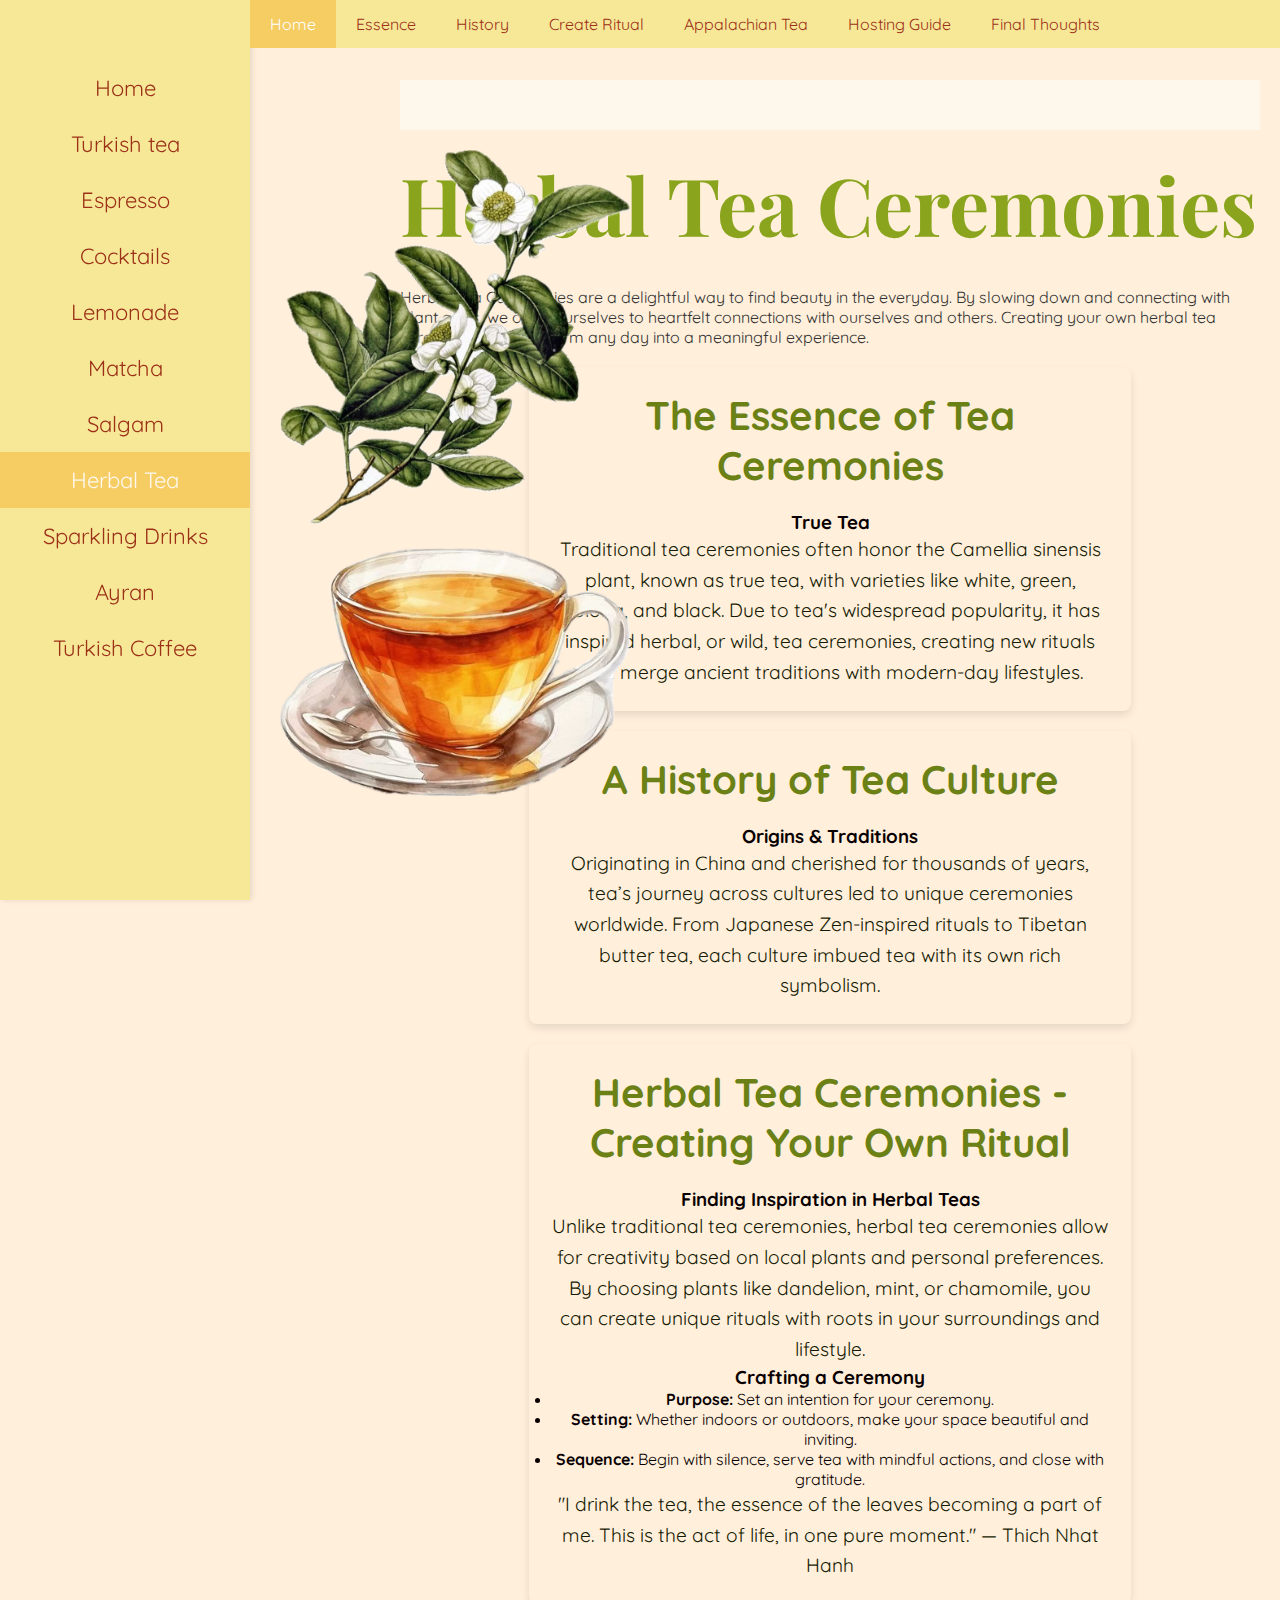
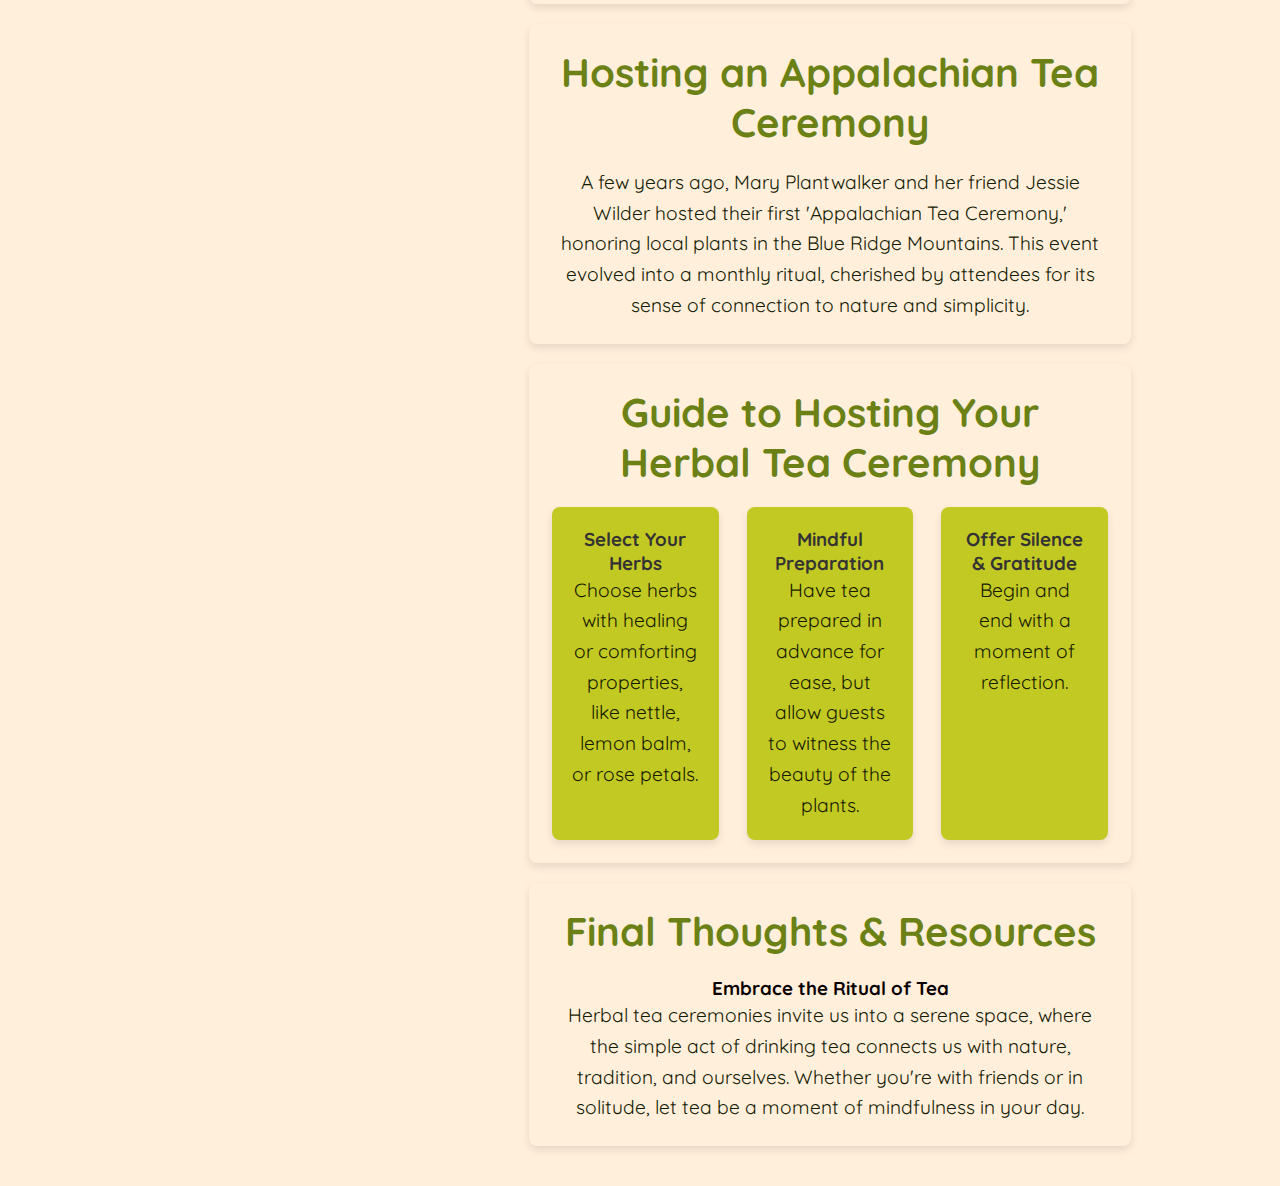
<file: entry-7/index.html>
<!DOCTYPE html>
<html lang="en">
<head>
    <meta charset="UTF-8">
    <meta name="viewport" content="width=device-width, initial-scale=1.0">
    <title>Herbal Tea Ceremonies</title>
    <link rel="stylesheet" href="style.css">
    <link href="https://fonts.googleapis.com/css2?family=Playfair+Display:wght@700&family=Quicksand:wght@500&display=swap" rel="stylesheet">
    <style>
        .scrolling-text {
            height: 50px;
            overflow: hidden;
            position: relative;
            text-align: center;
            padding: 10px;
        }

        .scrolling-text h3 {
            font-size: 1.5em;
            position: absolute;
            width: 100%;
            height: 100%;
            margin: 0;
            line-height: 50px;
            transform: translateX(100%);
            animation: scroll-text 15s linear infinite;
        }

        @keyframes scroll-text {
            0% {
                transform: translateX(100%);
            }
            100% {
                transform: translateX(-100%);
            }
        }
    </style>
</head>
<body>

<div id="mySidenav" class="sidenav">
    <a href="../homepage/" id="about">Home</a>
    <a href="../entry-1/" id="about">Turkish tea</a>
    <a href="../entry-2/" id="blog">Espresso</a>
    <a href="../entry-3/" id="projects">Cocktails</a>
    <a href="../entry-4/" id="contact">Lemonade</a>
    <a href="../entry-5/" id="contact">Matcha</a>
    <a href="../entry-6/" id="contact">Salgam</a>
    <a href="../entry-7/" id="contact" class="active">Herbal Tea</a>
    <a href="../entry-8/" id="contact">Sparkling Drinks</a>
    <a href="../entry-9/" id="contact">Ayran</a>
    <a href="../entry-10/" id="contact">Turkish Coffee</a>
</div>

<div class="topnav" id="myTopnav">
    <a href="#hero" class="active">Home</a>
    <a href="#section1">Essence</a>
    <a href="#section2">History</a>
    <a href="#section3">Create Ritual</a>
    <a href="#section4">Appalachian Tea</a>
    <a href="#section5">Hosting Guide</a>
    <a href="#section6">Final Thoughts</a>
    <a href="javascript:void(0);" class="icon" onclick="myFunction()">
        <i class="fa fa-bars"></i>
    </a>
</div>

<div class="content-wrapper">
    <div class="scrolling-text">
        <h3>"There is something in the nature of tea that leads us into a world of quiet contemplation of life." - Lin Yutang</h3>
    </div>

    <section id="hero">
        <header>
            <h1>Herbal Tea Ceremonies</h1>
        </header>
        <div class="intro-box">
            <p>Herbal Tea Ceremonies are a delightful way to find beauty in the everyday. By slowing down and connecting with plant allies, we open ourselves to heartfelt connections with ourselves and others. Creating your own herbal tea ceremony can transform any day into a meaningful experience.</p>
        </div>
    </section>

    <div class="box" id="section1">
        <h2>The Essence of Tea Ceremonies</h2>
        <h3>True Tea</h3>
        <p>Traditional tea ceremonies often honor the Camellia sinensis plant, known as true tea, with varieties like white, green, oolong, and black. Due to tea's widespread popularity, it has inspired herbal, or wild, tea ceremonies, creating new rituals that merge ancient traditions with modern-day lifestyles.</p>
    </div>

    <div class="box" id="section2">
        <h2>A History of Tea Culture</h2>
        <h3>Origins & Traditions</h3>
        <p>Originating in China and cherished for thousands of years, tea’s journey across cultures led to unique ceremonies worldwide. From Japanese Zen-inspired rituals to Tibetan butter tea, each culture imbued tea with its own rich symbolism.</p>

        <div class="carousel">
        
        </div>
    </div>

    <div class="box" id="section3">
        <h2>Herbal Tea Ceremonies - Creating Your Own Ritual</h2>
        <h3>Finding Inspiration in Herbal Teas</h3>
        <p>Unlike traditional tea ceremonies, herbal tea ceremonies allow for creativity based on local plants and personal preferences. By choosing plants like dandelion, mint, or chamomile, you can create unique rituals with roots in your surroundings and lifestyle.</p>
        <h3>Crafting a Ceremony</h3>
        <ul>
            <li><strong>Purpose:</strong> Set an intention for your ceremony.</li>
            <li><strong>Setting:</strong> Whether indoors or outdoors, make your space beautiful and inviting.</li>
            <li><strong>Sequence:</strong> Begin with silence, serve tea with mindful actions, and close with gratitude.</li>
        </ul>
        <blockquote>
            <p>"I drink the tea, the essence of the leaves becoming a part of me. This is the act of life, in one pure moment." — Thich Nhat Hanh</p>
        </blockquote>
    </div>

    <div class="box" id="section4">
        <h2>Hosting an Appalachian Tea Ceremony</h2>
        <p>A few years ago, Mary Plantwalker and her friend Jessie Wilder hosted their first 'Appalachian Tea Ceremony,' honoring local plants in the Blue Ridge Mountains. This event evolved into a monthly ritual, cherished by attendees for its sense of connection to nature and simplicity.</p>
    </div>

    <div class="box" id="section5">
        <h2>Guide to Hosting Your Herbal Tea Ceremony</h2>
        <div class="tips">
            <div class="card">
                <h3>Select Your Herbs</h3>
                <p>Choose herbs with healing or comforting properties, like nettle, lemon balm, or rose petals.</p>
            </div>
            <div class="card">
                <h3>Mindful Preparation</h3>
                <p>Have tea prepared in advance for ease, but allow guests to witness the beauty of the plants.</p>
            </div>
            <div class="card">
                <h3>Offer Silence & Gratitude</h3>
                <p>Begin and end with a moment of reflection.</p>
            </div>
        </div>

        <div class="gallery">
        </div>
    </div>

    <div class="box" id="section6">
        <h2>Final Thoughts & Resources</h2>
        <h3>Embrace the Ritual of Tea</h3>
        <p>Herbal tea ceremonies invite us into a serene space, where the simple act of drinking tea connects us with nature, tradition, and ourselves. Whether you're with friends or in solitude, let tea be a moment of mindfulness in your day.</p>
    </div>
</div>
<div class="side-images">
    <div class="rotate">
        <img src="images/cicek.png" alt="cicek">
    </div>
    <div class="grow">
        <img src="images/tea.png" alt="tea">
    </div>
  </div>
</div>
</div>
</body>
</html>
</file>
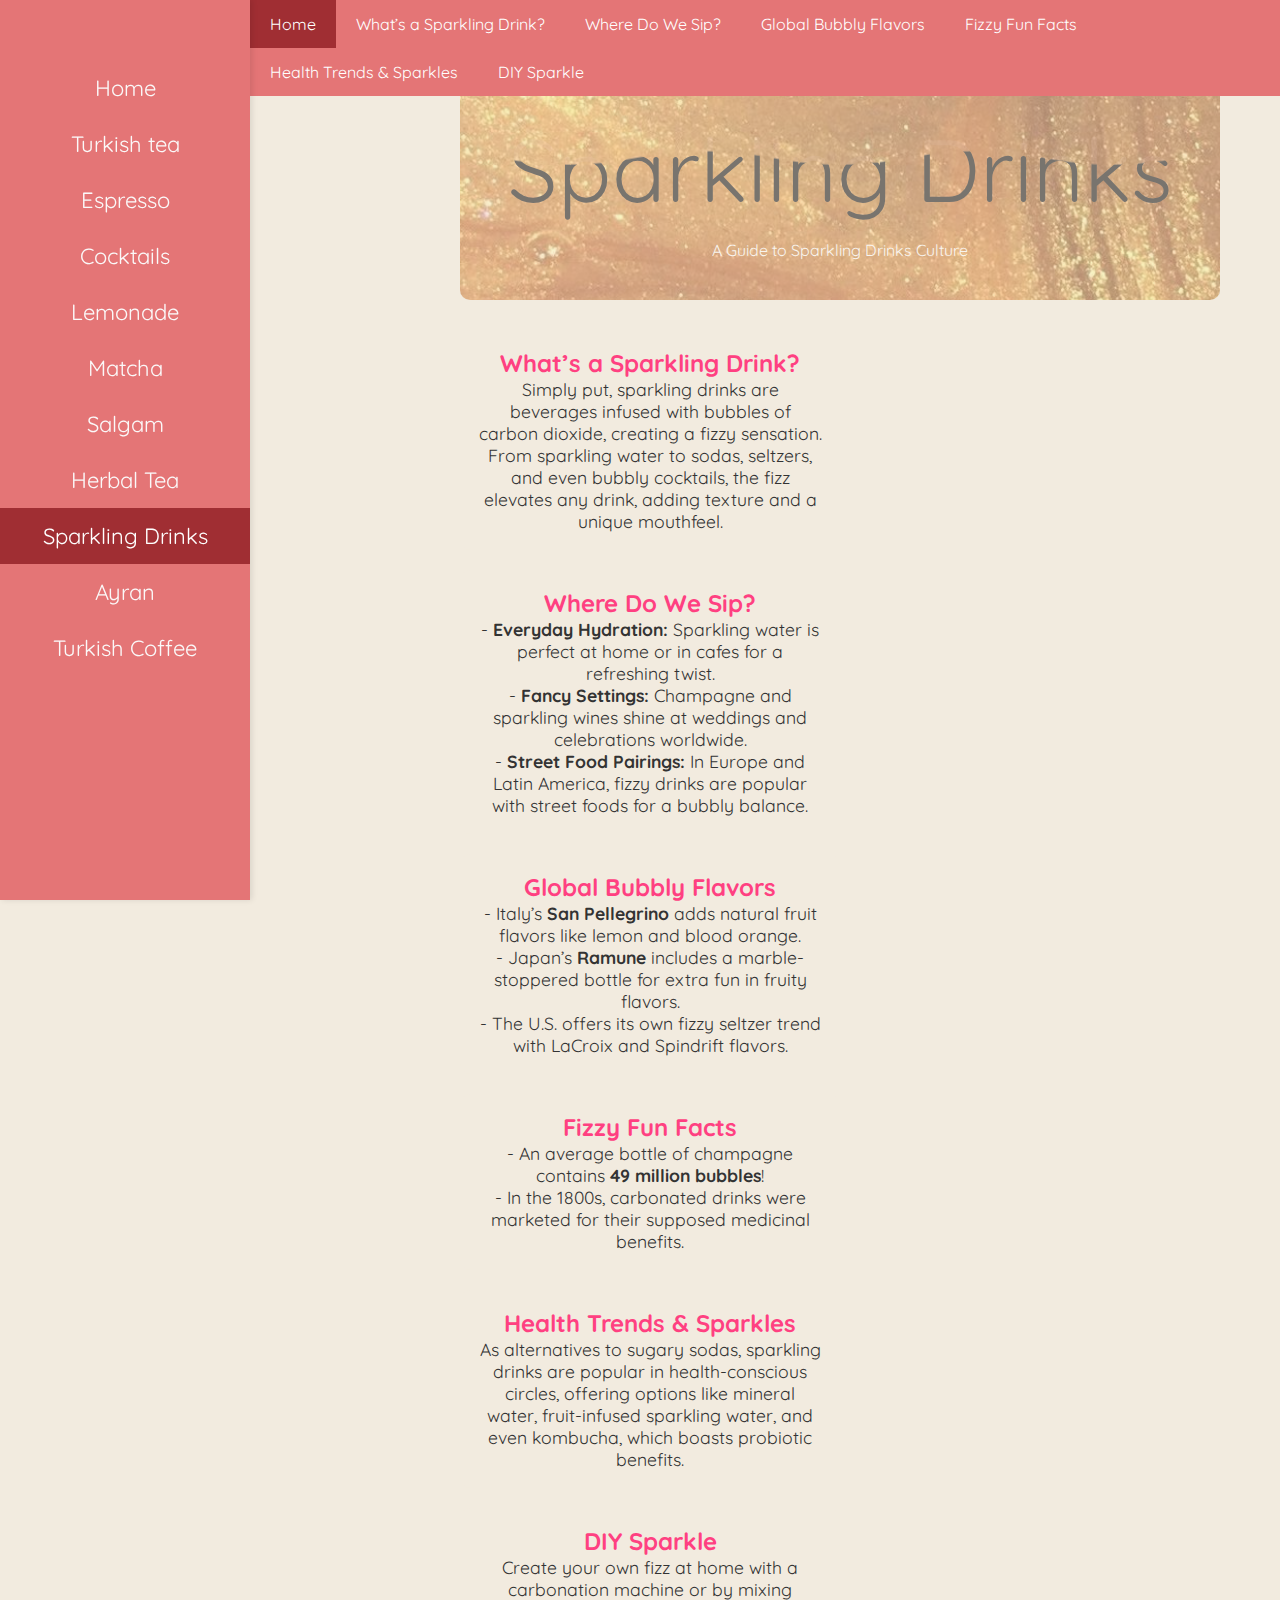
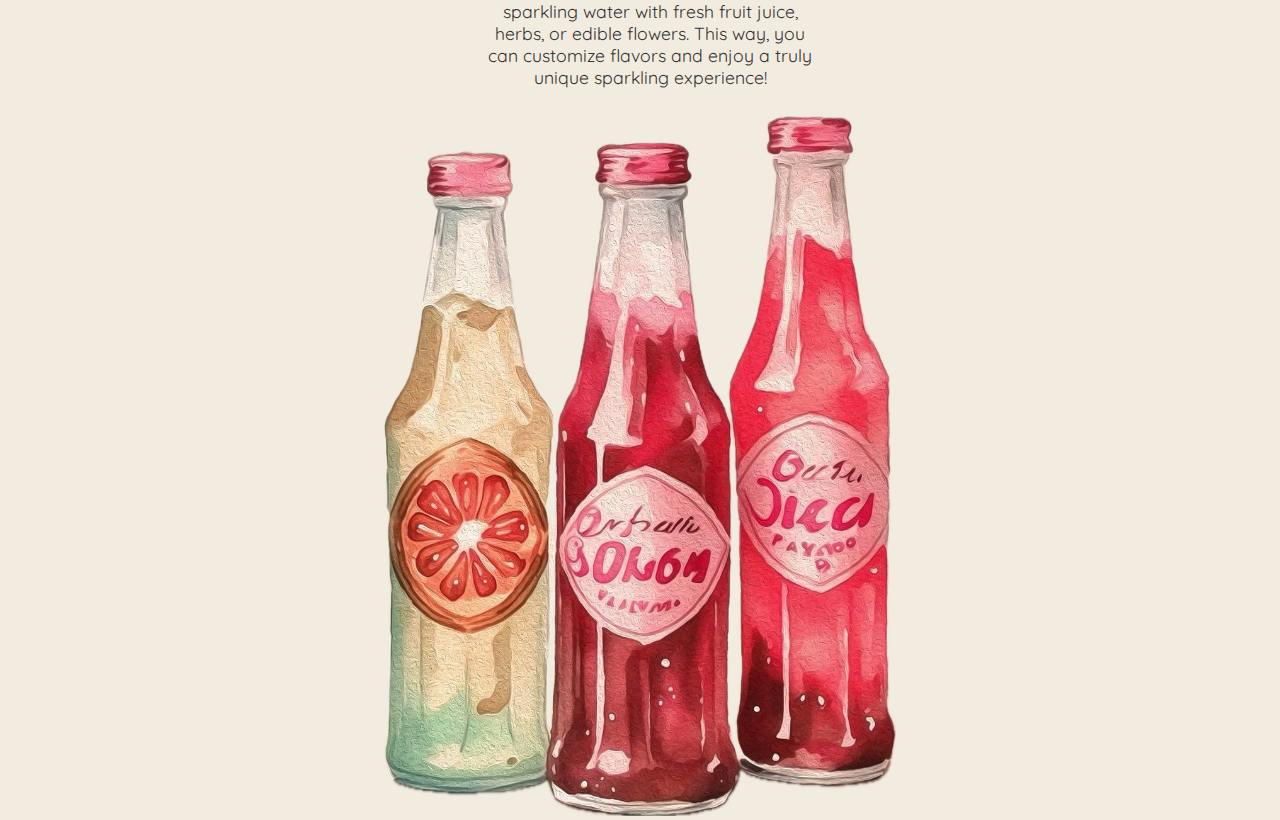
<file: entry-8/index.html>
<!DOCTYPE html>
<html lang="en">
<head>
    <meta charset="UTF-8">
    <meta name="viewport" content="width=device-width, initial-scale=1.0">
    <title>Sparkling Drinks Culture</title>
    <link rel="stylesheet" href="style.css">
    <link href="https://fonts.googleapis.com/css2?family=Playfair+Display:wght@700&family=Quicksand:wght@500&display=swap" rel="stylesheet">
</head>
<body>
    <div id="mySidenav" class="sidenav">
        <a href="../homepage/" id="about">Home</a>
        <a href="../entry-1/" id="about">Turkish tea</a>
        <a href="../entry-2/" id="blog">Espresso</a>
        <a href="../entry-3/" id="projects">Cocktails</a>
        <a href="../entry-4/" id="contact">Lemonade</a>
        <a href="../entry-5/" id="contact">Matcha</a>
        <a href="../entry-6/" id="contact">Salgam</a>
        <a href="../entry-7/" id="contact">Herbal Tea</a>
        <a href="../entry-8/" id="contact" class="active" >Sparkling Drinks</a>
        <a href="../entry-9/"  id="contact">Ayran</a>
        <a href="../entry-10/" id="contact">Turkish Coffee</a>
    </div>

    <div class="topnav" id="myTopnav">
        <a href="#hero" class="active">Home</a>
        <a href="#hero">What’s a Sparkling Drink?</a>
        <a href="#section1">Where Do We Sip?</a>
        <a href="#section2">Global Bubbly Flavors</a>
        <a href="#section3">Fizzy Fun Facts</a>
        <a href="#section4">Health Trends & Sparkles</a>
        <a href="#section5">DIY Sparkle</a>
        <a href="javascript:void(0);" class="icon" onclick="myFunction()">
            <i class="fa fa-bars"></i>
        </a>
    </div>

    <div class="sparkleContainer"></div>

    <div class="content-wrapper">
        <section id="hero">
            <header>
                <svg viewbox="0 0 100 20">
                    <defs>
                        <linearGradient id="gradient">
                            <stop color="#000"/>
                        </linearGradient>
                        <pattern id="wave" x="0" y="-0.5" width="100%" height="100%" patternUnits="userSpaceOnUse">
                            <path id="wavePath" d="M-40 9 Q-30 7 -20 9 T0 9 T20 9 T40 9 T60 9 T80 9 T100 9 T120 9 V20 H-40z" mask="url(#mask)" fill="url(#gradient)"> 
                                <animateTransform
                                    attributeName="transform"
                                    begin="0s"
                                    dur="1.5s"
                                    type="translate"
                                    from="0,0"
                                    to="40,0"
                                    repeatCount="indefinite" />
                            </path>
                        </pattern>
                    </defs>
                    <text text-anchor="middle" x="50" y="15" font-size="13" fill="pink" fill-opacity="0.1">Sparkling Drinks</text>
                    <text text-anchor="middle" x="50" y="15" font-size="13" fill="url(#wave)" fill-opacity="1">Sparkling Drinks</text>
                </svg>
                <p>A Guide to Sparkling Drinks Culture</p>
            </header>
            <div class="intro-box"></div>
        </section>

        <div class="box" id="section1">
            <h2>What’s a Sparkling Drink?</h2>
            <p>Simply put, sparkling drinks are beverages infused with bubbles of carbon dioxide, creating a fizzy sensation.
                From sparkling water to sodas, seltzers, and even bubbly cocktails, the fizz elevates any drink, adding texture and a unique mouthfeel.
            </p>
        </div>

        <div class="box" id="section2">
            <h2>Where Do We Sip?</h2>
            <p>
                - <strong>Everyday Hydration:</strong> Sparkling water is perfect at home or in cafes for a refreshing twist.<br>
                - <strong>Fancy Settings:</strong> Champagne and sparkling wines shine at weddings and celebrations worldwide.<br>
                - <strong>Street Food Pairings:</strong> In Europe and Latin America, fizzy drinks are popular with street foods for a bubbly balance.
            </p>
        </div>

        <div class="box" id="section3">
            <h2>Global Bubbly Flavors</h2>
            <p>
                - Italy’s <strong>San Pellegrino</strong> adds natural fruit flavors like lemon and blood orange.<br>
                - Japan’s <strong>Ramune</strong> includes a marble-stoppered bottle for extra fun in fruity flavors.<br>
                - The U.S. offers its own fizzy seltzer trend with LaCroix and Spindrift flavors.
            </p>
        </div>

        <div class="box" id="section4">
            <h2>Fizzy Fun Facts</h2>
            <p>
                - An average bottle of champagne contains <strong>49 million bubbles</strong>!<br>
                - In the 1800s, carbonated drinks were marketed for their supposed medicinal benefits.
            </p>
        </div>

        <div class="box" id="section5">
            <h2>Health Trends & Sparkles</h2>
            <p>As alternatives to sugary sodas, sparkling drinks are popular in health-conscious circles, offering options like mineral water, fruit-infused sparkling water, and even kombucha, which boasts probiotic benefits.</p>
        </div>
        
        <div class="box" id="section6">
            <h2>DIY Sparkle</h2>
            <p>Create your own fizz at home with a carbonation machine or by mixing sparkling water with fresh fruit juice, herbs, or edible flowers. This way, you can customize flavors and enjoy a truly unique sparkling experience!</p>
        </div>
        
    </div>
</body>
</html>



<div class="side-images">
    <!-- Sparkling Drinks Image with shake effect -->
    <div class="photo">
        <img src="images/sparkling drinks.png" alt="sparkling" class="sparklingdrinks" width="auto" height="700" />
    </div>
</div>
</file>
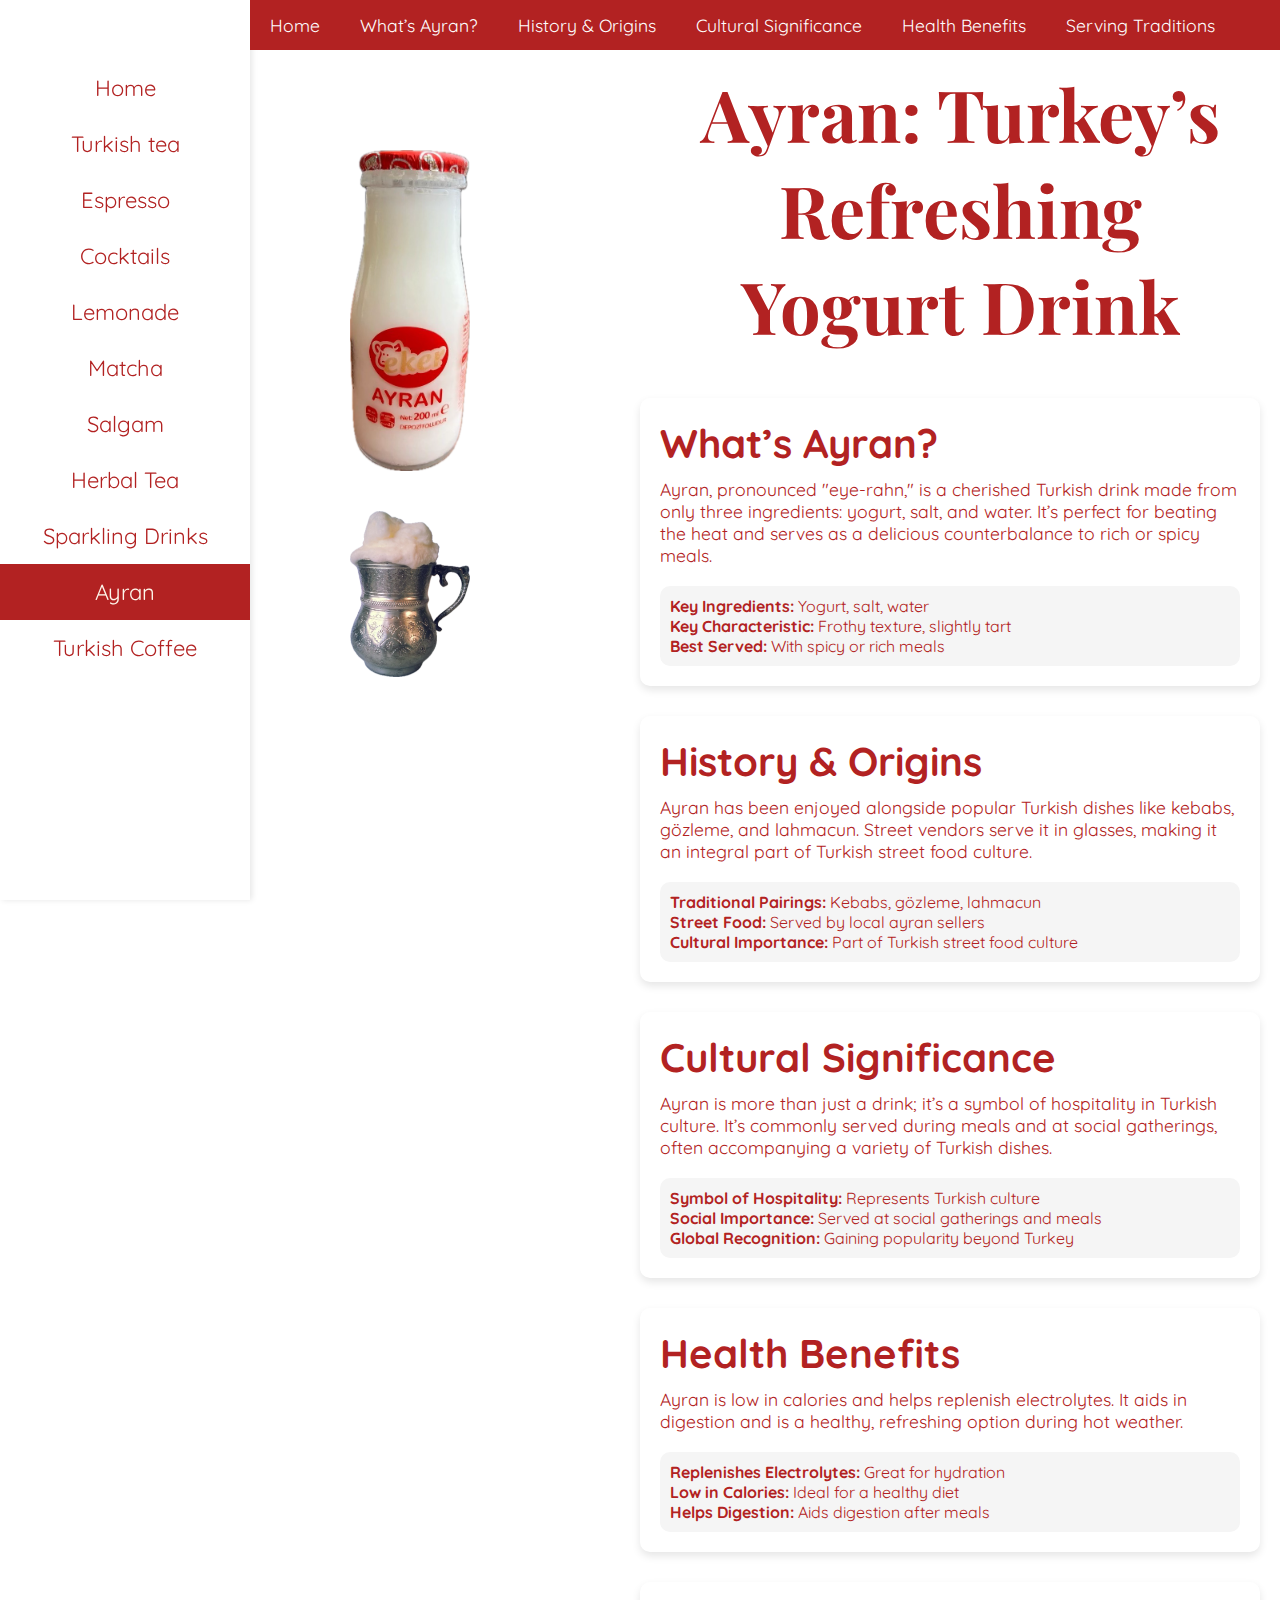
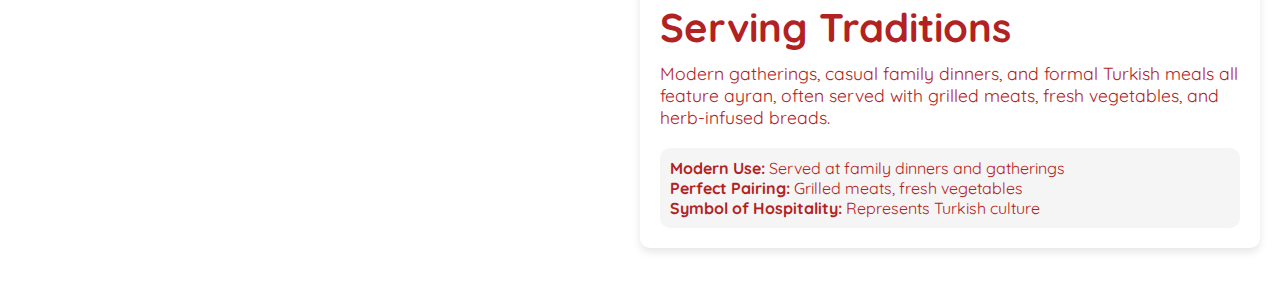
<file: entry-9/index.html>
<!DOCTYPE html>
<html lang="en">
<head>
    <meta charset="UTF-8">
    <meta name="viewport" content="width=device-width, initial-scale=1.0">
    <title>Ayran Culture</title>
    <link rel="stylesheet" href="style.css">
    <link href="https://fonts.googleapis.com/css2?family=Playfair+Display:wght@700&family=Quicksand:wght@500&display=swap" rel="stylesheet">
</head>
<body>
    <!-- Sidebar -->
    <div id="mySidenav" class="sidenav">
        <a href="../homepage/" >Home</a>
        <a href="../entry-1/">Turkish tea</a>
        <a href="../entry-2/">Espresso</a>
        <a href="../entry-3/">Cocktails</a>
        <a href="../entry-4/">Lemonade</a>
        <a href="../entry-5/">Matcha</a>
        <a href="../entry-6/">Salgam</a>
        <a href="../entry-7/">Herbal Tea</a>
        <a href="../entry-8/">Sparkling Drinks</a>
        <a href="../entry-9/" class="active" >Ayran</a>
        <a href="../entry-10/">Turkish Coffee</a>
    </div>

    <!-- Navigation Bar -->
    <div class="topnav" id="myTopnav">
        <a href="#hero" class="active">Home</a>
        <a href="#section1">What’s Ayran?</a>
        <a href="#section2">History & Origins</a>
        <a href="#section3">Cultural Significance</a>
        <a href="#section4">Health Benefits</a>
        <a href="#section5">Serving Traditions</a>
        <a href="javascript:void(0);" class="icon" onclick="myFunction()">
            <i class="fa fa-bars"></i>
        </a>
    </div>

    <!-- Content Wrapper -->
    <div class="content-wrapper">
        <!-- Hero Section -->
        <section id="hero">
            <header>
                <h1>Ayran: Turkey’s Refreshing Yogurt Drink</h1>
            </header>
        </section>

        <!-- What’s Ayran? Section -->
        <div class="textbox" id="section1">
            <h2>What’s Ayran?</h2>
            <p>Ayran, pronounced "eye-rahn," is a cherished Turkish drink made from only three ingredients: yogurt, salt, and water. It’s perfect for beating the heat and serves as a delicious counterbalance to rich or spicy meals.</p>
            <div class="small-box">
                <p><strong>Key Ingredients:</strong> Yogurt, salt, water</p>
                <p><strong>Key Characteristic:</strong> Frothy texture, slightly tart</p>
                <p><strong>Best Served:</strong> With spicy or rich meals</p>
            </div>
        </div>

        <!-- History & Origins Section -->
        <div class="textbox" id="section2">
            <h2>History & Origins</h2>
            <p>Ayran has been enjoyed alongside popular Turkish dishes like kebabs, gözleme, and lahmacun. Street vendors serve it in glasses, making it an integral part of Turkish street food culture.</p>
            <div class="small-box">
                <p><strong>Traditional Pairings:</strong> Kebabs, gözleme, lahmacun</p>
                <p><strong>Street Food:</strong> Served by local ayran sellers</p>
                <p><strong>Cultural Importance:</strong> Part of Turkish street food culture</p>
            </div>
        </div>

        <!-- Cultural Significance Section -->
        <div class="textbox" id="section3">
            <h2>Cultural Significance</h2>
            <p>Ayran is more than just a drink; it’s a symbol of hospitality in Turkish culture. It’s commonly served during meals and at social gatherings, often accompanying a variety of Turkish dishes.</p>
            <div class="small-box">
                <p><strong>Symbol of Hospitality:</strong> Represents Turkish culture</p>
                <p><strong>Social Importance:</strong> Served at social gatherings and meals</p>
                <p><strong>Global Recognition:</strong> Gaining popularity beyond Turkey</p>
            </div>
        </div>

        <!-- Health Benefits Section -->
        <div class="textbox" id="section4">
            <h2>Health Benefits</h2>
            <p>Ayran is low in calories and helps replenish electrolytes. It aids in digestion and is a healthy, refreshing option during hot weather.</p>
            <div class="small-box">
                <p><strong>Replenishes Electrolytes:</strong> Great for hydration</p>
                <p><strong>Low in Calories:</strong> Ideal for a healthy diet</p>
                <p><strong>Helps Digestion:</strong> Aids digestion after meals</p>
            </div>
        </div>

        <!-- Serving Traditions Section -->
        <div class="textbox" id="section5">
            <h2>Serving Traditions</h2>
            <p>Modern gatherings, casual family dinners, and formal Turkish meals all feature ayran, often served with grilled meats, fresh vegetables, and herb-infused breads.</p>
            <div class="small-box">
                <p><strong>Modern Use:</strong> Served at family dinners and gatherings</p>
                <p><strong>Perfect Pairing:</strong> Grilled meats, fresh vegetables</p>
                <p><strong>Symbol of Hospitality:</strong> Represents Turkish culture</p>
            </div>
        </div>
    </div>

    <div class="side-images">
        <!-- First Image ("ayran2") remains the same size -->
        <div class="photo">
            <img src="images/ayran2.png" alt="Ayran2">
        </div>
    
        <!-- Second Image ("ayran1") with shrink effect -->
        <div class="photo shrink">
            <img src="images/ayran1.png" alt="Ayran1">
        </div>
    </div>
    
    
    
</body>
</html>
</file>
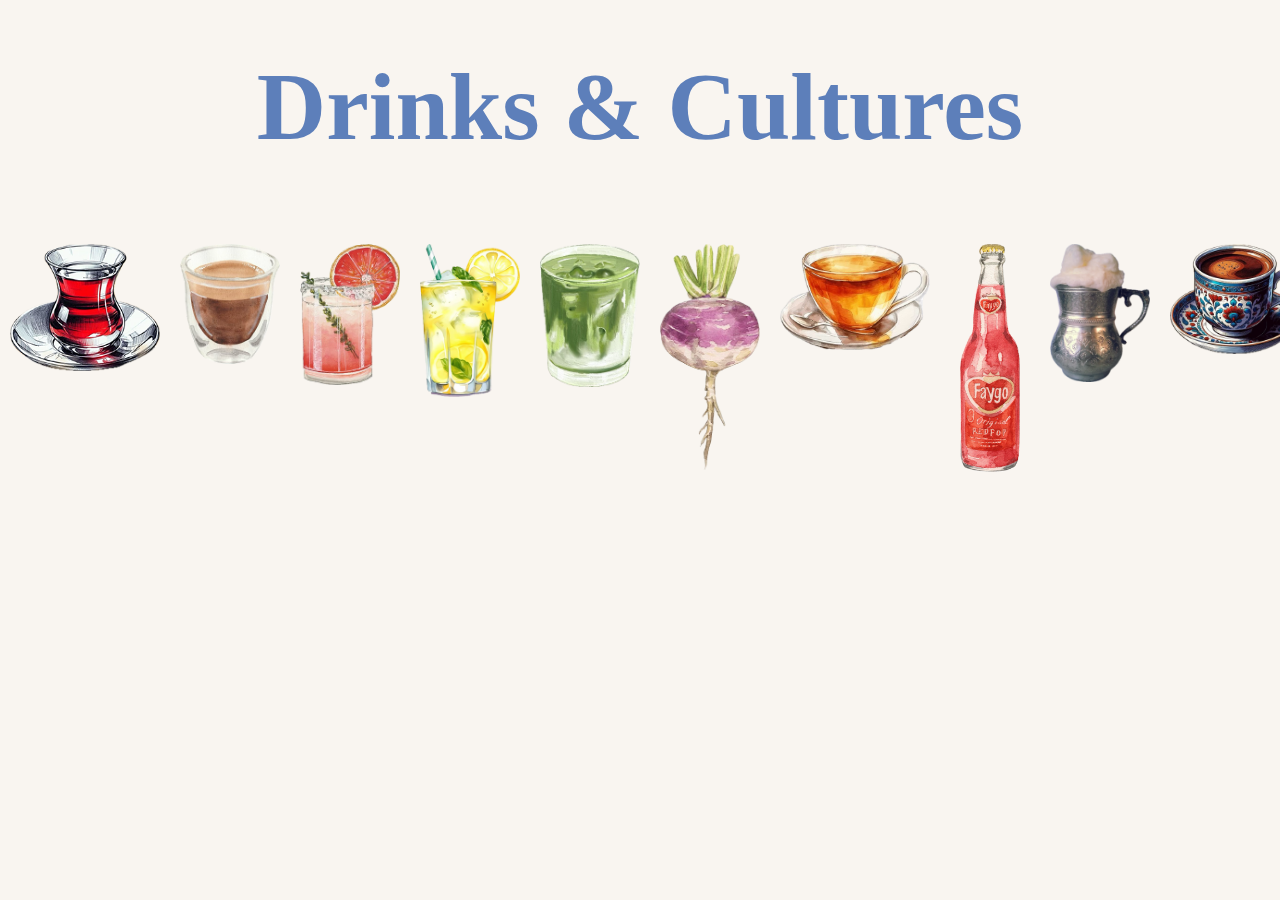
<file: homepage/index.html>
<!DOCTYPE html>
<html lang="en">
<head>
  <meta charset="UTF-8">
  <meta name="viewport" content="width=device-width, initial-scale=1.0">
  <title>Drinks & Cultures</title>
  <style>
    /* General Reset */
    * {
      margin: 0;
      padding: 0;
      box-sizing: border-box;
    }

    /* Body Styling */
    body {
      background-color: #f9f5f0;
      background-image: url('https://www.transparenttextures.com/patterns/white-paper.png'); /* Textured background */
      font-family: Arial, sans-serif;
      color: #333;
      line-height: 1.6;
    }
    
    /* Header Styling */
    h1 {
      text-align: center;
      color: #5d7fba;
      font-family: 'Trebuchet MS', serif;
      margin-top: 30px;
      margin-bottom: 50px;
      font-size: 6rem;
      
    }

    /* Footer Styling */
    footer {
      text-align: center;
      margin-top: 20px;
      padding: 10px;
      font-size: 0.9rem;
      color: #666;
    }

    /* Image container styling */
    .images {
      display: flex;
      justify-content: center;
      gap: 20px;
      margin-top: 40px;
    }

    .images .grow {
      flex: 1;
      max-width: 300px;
      transition: transform 0.3s ease;
    }

    .images .grow img {
      width: 100%;
      border-radius: 8px;
    }

    .images .grow:hover {
      transform: scale(1.05);
    }

    /* Specific Styling for the Soda Image */
    .images .grow img[alt="Sparkling Drinks"] {
      max-width: 200px; /* Make the Soda image smaller */
      width: 100%;
    }
  </style>
</head>
<body>

  <h1>Drinks & Cultures</h1>
  <div class="images" style="display: flex; flex-wrap: wrap; justify-content: space-between; gap: 20px; padding: 10px;">
    <div class="grow" style="margin-right: 50px;"> <!-- Increase the space between Cayhome and Espresso -->
      <a href="../entry-1/">
        <img src="images/cayhome.png" alt="Cayhome" style="max-width: 400px; width: 150%;">
      </a>
    </div>
    <div class="grow" style="margin-left: 0px;"> <!-- Increase the space between Cayhome and Espresso -->
      <a href="../entry-2/">
        <img src="images/espressohome.png" alt="Espresso">
      </a>
    </div>
    <!-- Other images -->
    <div class="grow">
      <a href="../entry-3/">
        <img src="images/pembecocktail.png" alt="Cocktails">
      </a>
    </div>
    <div class="grow">
      <a href="../entry-4/">
        <img src="images/limonata.png" alt="Lemonade">
      </a>
    </div>
    <div class="grow">
      <a href="../entry-5/">
        <img src="images/matchahome.png" alt="Matca">
      </a>
    </div>
    <div class="grow">
      <a href="../entry-6/">
        <img src="images/turp.png" alt="Salgam">
      </a>
    </div>
    <div class="grow">
      <a href="../entry-7/">
        <img src="images/tea.png" alt="Herbal Tea" style="max-width: 300px; width: 150%;">
      </a>
    </div>
    <div class="grow" style="margin-left: 60px;">
      <a href="../entry-8/">
        <img src="images/soda.png" alt="Sparkling Drinks" style="max-width: 200px; width: 60%;">
      </a>
    </div>
    <div class="grow" style="margin-left: -30px;">
      <a href="../entry-9/">
        <img src="images/ayran1.png" alt="Ayran" style="max-width: 300px; width: 100%;">
      </a>
    </div>
    <div class="grow">
      <a href="../entry-10/">
        <img src="images/turk kahvesi.png" alt="Turkish Coffee" style="max-width: 400px; width: 130%;">
      </a>
    </div>
  </div>
</file>
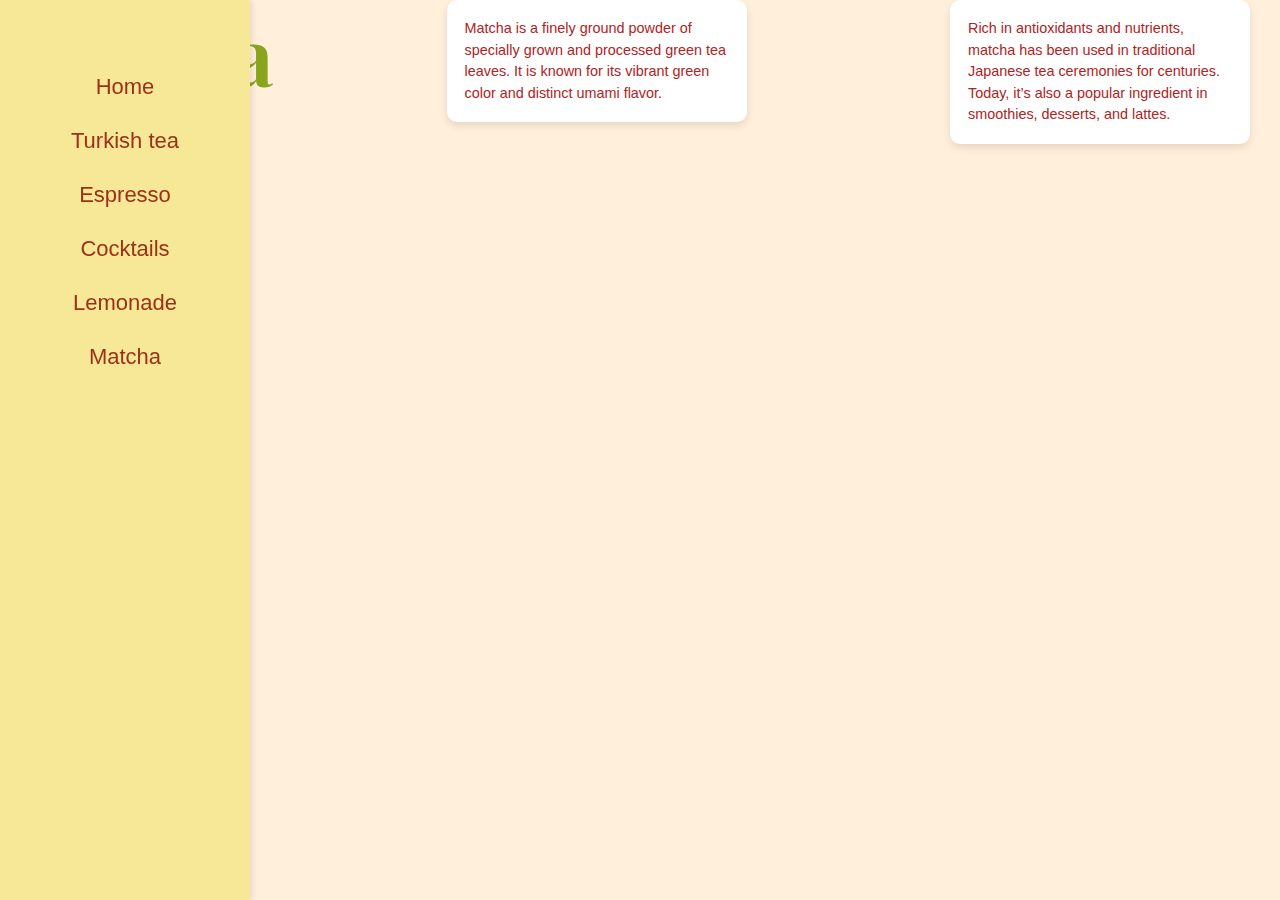
<file: entry-5/intex.html>
<!DOCTYPE html>
<html lang="en">
<head>
  <meta charset="UTF-8">
  <meta name="viewport" content="width=device-width, initial-scale=1.0">
  <title>Matcha</title>
  <link rel="stylesheet" href="style.css">
  <link href="https://fonts.googleapis.com/css2?family=Lora:wght@400;700&family=Playfair+Display:wght@400;700&display=swap" rel="stylesheet">
</head>
<body>

  <div class="content">
    <h1 class="animated-title">Matcha</h1>
    <div class="textbox left-box">
      <p>Matcha is a finely ground powder of specially grown and processed green tea leaves. It is known for its vibrant green color and distinct umami flavor.</p>
    </div>
    
    <div class="textbox right-box">
      <p>Rich in antioxidants and nutrients, matcha has been used in traditional Japanese tea ceremonies for centuries. Today, it’s also a popular ingredient in smoothies, desserts, and lattes.</p>
    </div>
  </div>

  <div id="mySidenav" class="sidenav">
    <a href="../homepage/" id="about">Home</a>
    <a href="../entry-1/" id="about">Turkish tea</a>
    <a href="../entry-2/" id="blog">Espresso</a>
    <a href="../entry-3/" id="projects">Cocktails</a>
    <a href="../entry-4/" id="contact">Lemonade</a>
    <a href="../entry-5/" id="contact">Matcha</a>
  </div>

</body>
</html>
</file>
<file: entry-1/style.css>
* {
  margin: 0;
  padding: 0;
  box-sizing: border-box;
}

body {
  font-family: 'Quicksand', sans-serif;
  background-color: #e0e9fa; /* Old background color */
  color: #333;
  padding: 40px;
  text-align: center;
}

header {
  text-align: center;
  margin-bottom: 60px; /* Increased space from the topnav */
}

header h1 {
  font-family: 'Playfair Display', serif;
  font-size: 5em; /* Increased title size */
  color: #0e3080;
  text-shadow: 2px 2px 4px rgba(0, 0, 0, 0.2); /* Subtle shadow for effect */
}

.topnav {
  background-color: #8B0000; /* Original color */
  overflow: hidden;
  position: fixed;
  width: calc(100% - 250px);
  top: 0;
  left: 250px;
  z-index: 100;
}

.topnav a {
  float: left;
  display: block;
  color: white;
  text-align: center;
  padding: 14px 20px;
  text-decoration: none;
}

.topnav a:hover {
  background-color: #af4d4d;
  color: white;
}

.topnav a.active {
  background-color: #af4d4d;
  color: #fef7ec;
}

.sidenav {
  height: 100%;
  width: 250px;
  position: fixed;
  top: 0;
  left: 0;
  background-color: #8B0000; /* Original color */
  padding-top: 60px;
  z-index: 101;
  transition: all 0.3s ease;
  box-shadow: 2px 0px 6px rgba(0, 0, 0, 0.1);
}

.sidenav a {
  padding: 14px 32px;
  text-decoration: none;
  font-size: 22px;
  color: #f7efef; /* Original color */
  display: block;
  transition: 0.3s;
}

.sidenav a:hover {
  background-color: #af4d4d;
  color: white;
}

.sidenav a.active {
  background-color: #af4d4d;
  color: #fef7ec;
}

.content-wrapper {
  margin-left: 300px;
  padding: 20px;
}

.text-box {
  background-color: #e0e9fa; /* Original background color */
  color: #050100; /* Original text color */
  padding: 20px;
  margin: 15px 20px; /* Reduced vertical margin, added right-side margin */
  border-radius: 8px;
  width: 60%;
  text-align: left;
  transition: transform 0.3s ease, box-shadow 0.3s ease, border-color 0.3s ease;
  position: relative;
  margin-left: auto; /* Aligns textboxes to the right */
  border: 3px solid transparent; /* Initial border */
}

.text-box:hover {
  transform: translateY(-10px);
  box-shadow: 40px 8px 16px rgba(0, 0, 0, 0.2);
  border-color: #0e3080; /* Dark red border on hover */
  border-width: 4px;
}

.text-box h2 {
  font-size: 1.5em;
  margin-bottom: 10px;
  color: #030300; /* Original subtitle color */
}

.text-box p {
  font-size: 1.1em;
  line-height: 1.6em;
}

/* Image Styles for Cezve and Turk Kahvesi */
.side-images {
  position: fixed;
  left: 400px; /* Push images more to the right */
  top: 150px; /* Adjust top value to position the images vertically */
  display: flex;
  flex-direction: column;
  gap: 20px; /* Space between images */
  z-index: 102; /* Ensure it's above other content */
}

/* Image Sizes and Transition */
.side-images img {
  width: 250px; /* Increased image width */
  height: auto;
  border-radius: 0; /* No rounded corners */
  box-shadow: none; /* Remove box shadow */
  transition: 1s ease; /* Smooth transition for effects */
}

/* Position for Cezve - on top */
.side-images .latte {
  align-self: flex-start; /* Align Cezve at the top */
}

/* Position for Turk Kahvesi - on the bottom */
.grow .whisk {
  align-self: flex-end; /* Align Turk Kahvesi at the bottom */
  transform: rotate(180deg); /* Rotate the Whisk image by 180 degrees */
  width: 150px; /* Increased size for Whisk image */
}

/* Hover Effects */
.side-images .rotate img:hover {
  transform: rotateZ(-10deg); /* Rotate on hover */
  transition: 1s ease;
}

.grow img:hover {
  transform: scale(1.3); /* Scale up image on hover */
  transition: 1s ease;
}

/* Adjusting Image Size for Smaller Screens */
@media screen and (max-width: 768px) {
  .side-images img {
    width: 220px; /* Reduced but still larger for tablets */
  }
}

@media screen and (max-width: 600px) {
  .side-images img {
    width: 120px; /* Slightly larger for mobile screens */
  }
}

/* Apply shake effect specifically to the whisk image */
.grow .whisk:hover {
  animation: shake 0.5s infinite;
}

/* Shake animation */
@keyframes shake {
  0% { transform: translate(1px, 1px) rotate(0deg); }
  10% { transform: translate(-1px, -2px) rotate(-1deg); }
  20% { transform: translate(-3px, 0px) rotate(1deg); }
  30% { transform: translate(3px, 2px) rotate(0deg); }
  40% { transform: translate(1px, -1px) rotate(1deg); }
  50% { transform: translate(-1px, 2px) rotate(-1deg); }
  60% { transform: translate(-3px, 1px) rotate(0deg); }
  70% { transform: translate(3px, 1px) rotate(-1deg); }
  80% { transform: translate(-1px, -1px) rotate(1deg); }
  90% { transform: translate(1px, 2px) rotate(0deg); }
  100% { transform: translate(1px, -2px) rotate(-1deg); }
}
</file>
<file: entry-10/style.css>
* {
    margin: 0;
    padding: 0;
    box-sizing: border-box;
}


body {
    background-color: #fef7ec; /* Match the light beige color of the textboxes */
    color: #3e2a1f;
}

body::before {
    content: "";
    position: absolute;
    top: 0;
    left: 0;
    right: 0;
    bottom: 0;
    opacity: 0.7; /* Softer opacity for elegance */
    z-index: -1; /* Position it behind the body content */
}

header {
    padding: 20px; /* Reduced padding for smaller title box */
    opacity: 0.85;
    color: #fef7ec; /* Light beige text */
    text-align: center; /* Center text */
    border-radius: 10px;
    margin-bottom: 20px;
}

header h1 {
    font-size: 4.5rem; /* Slightly smaller title */
    color: #3e2a1f;
    font-family: 'Playfair Display', serif;
    margin-bottom: 30px;
}


.scrolling-text {
    height: 50px;
    overflow: hidden;
    position: firefox;
    margin: 20px 0;
    background-color: #fef7ec;
    padding: 10px;
    text-align: center; /* Center the scrolling text */
}

.scrolling-text h3 {
    font-family: 'Playfair Display', serif;
    font-size: 1.5em;
    color: #af4d4d;
    position: absolute;
    white-space: nowrap;
    width: 100%;
    margin: 0;
    text-align: center;
    transform: translateX(100%);
    animation: scrolling 15s linear infinite;
}


@keyframes scrolling {
    0% { transform: translateX(100%); }
    100% { transform: translateX(-100%); }
}



.topnav {
    background-color: #784734; /* Deep brown */
    overflow: hidden;
    font-family: 'Quicksand', sans-serif; 
    position: fixed;
    width: calc(100% - 250px);
    top: 0;
    left: 250px;
    z-index: 100;
}

.topnav a {
    float: left;
    display: block;
    color: #fef7ec;
    text-align: center;
    padding: 14px 20px;
    text-decoration: none;
    font-size: 1.1em;
}

.topnav a:hover {
    background-color: #d3a86c; /* Gold hover effect */
    color: #3e2a1f; /* Deep brown text */
}

.topnav a.active {
    background-color: #af4d4d; /* Red accent */
    color: #fef7ec;
}

.sidenav a:first-child {
    font-weight: bolder;
}


.sidenav {
    height: 100%;
    width: 250px;
    position: fixed;
    font-family: 'Quicksand', sans-serif; 
    top: 0;
    left: 0;
    background-color: #fef7ec;
    padding-top: 60px;
    z-index: 101;
    transition: all 0.3s ease;
    box-shadow: 2px 0px 6px rgba(0, 0, 0, 0.1);
}

.sidenav a {
    padding: 14px 32px;
    text-decoration: none;
    font-size: 22px;
    color: #784734; /* Rich brown */
    display: block;
    transition: 0.3s;
    text-align: center; /* Center text within links */
}

.sidenav a:hover {
    color: #006a8e; /* Turkish blue accent */
    background-color: #d3a86c;
}

.sidenav a.active {
    background-color: #af4d4d;
    color: #fef7ec;
}



.content-wrapper {
    margin-left: 270px; /* Adjusted for side nav width */
    padding: 20px;
    background-color: #fef7ec;
    color: #3e2a1f;
    max-width: 800px;
    margin-top: 60px; /* To avoid overlap with fixed top nav */
}

.box {
    background-color: #fef7ec; /* Same background as the body for uniformity */
    margin: 10px 0; /* Reduced top and bottom margin */
    padding: 15px; /* Reduced padding */
    border-radius: 15px;
    box-shadow: 0px 4px 8px rgba(0, 0, 0, 0.1);
    text-align: left;
    width: 80%; /* Wider width for all boxes */
    margin-left: auto;
    margin-right: auto;
    position: relative; /* Allow precise placement of images */
}

.box:hover {
    background-color: #d8c6a8; /* Changes background color on hover */
    transform: scale(1.05); /* Slightly scales up the box */
    box-shadow: 0 6px 12px rgba(0, 0, 0, 0.2); /* Adds a shadow effect */
    transition: transform 0.3s, background-color 0.3s, box-shadow 0.3s; /* Smooth transition for hover effects */
}


#section5 {
    width: 90%; /* Wider specifically for the Turkish Coffee Recipe section */
}

.box h2, .box h3 {
    font-family: 'Quicksand', sans-serif; 
    color: #4c3b28; /* Coffee brown */
}

.box p {
    font-size: 1.1em;
    color: #3e2a1f;
}

.carousel {
    display: flex;
    justify-content: center;
    gap: 15px;
    margin-top: 20px;
}

.carousel img {
    width: 100%;
    max-width: 300px;
    border-radius: 8px;
    box-shadow: 0 4px 8px rgba(0, 0, 0, 0.1);
}

.gallery {
    display: flex;
    justify-content: space-around;
    margin-top: 30px;
}

.gallery img {
    width: 200px;
    height: 200px;
    border-radius: 8px;
    box-shadow: 0 4px 8px rgba(0, 0, 0, 0.1);
}

.tips .card {
    background-color: #e6ccb2; /* Light beige with warmth */
    padding: 20px;
    margin: 10px;
    border-radius: 8px;
    box-shadow: 0 4px 8px rgba(0, 0, 0, 0.1);
    flex: 1;
    text-align: center;
}

.tips .card h3 {
    font-family: 'Quicksand', sans-serif; 
    color: #af4d4d;
}

.tips .card p {
    color: #555;
}

footer {
    background-color: #4c3b28;
    color: #fef7ec;
    padding: 20px;
    text-align: center;
    border-radius: 10px;
    position: relative;
    margin-top: 20px;
}

footer p {
    font-size: 1.2em;
}

footer .bottom-left {
    position: absolute;
    bottom: 10px;
    left: 10px;
    width: 80px;
    height: auto;
    border-radius: 5px;
}

/* Media Queries for Responsiveness */
@media screen and (max-width: 600px) {
    .topnav a:not(:first-child) {display: none;}
    .topnav a.icon {
        float: right;
        display: block;
    }

    .topnav.responsive {position: relative;}
    .topnav.responsive .icon {
        position: absolute;
        right: 0;
        top: 0;
    }

    .topnav.responsive a {
        float: none;
        display: block;
        text-align: left;
    }

    .content-wrapper {
        margin-left: 0; /* Full-width on mobile */
        padding: 20px;
    }

    .sidenav {
        width: 100%; /* Full-width on mobile */
        height: auto;
        padding-top: 10px;
    }

    .sidenav a {
        font-size: 18px;
        padding: 10px 15px;
    }
}



.side-images {
    position: fixed;
    right: 80px;
    top: 150px; /* Adjust top value as needed */
    display: flex;
    flex-direction: column;
    gap: 20px; /* Space between images */
}

/* Image styles for Cezve and Turk Kahvesi */
.side-images img {
    width: 350px; /* Adjust size as needed */
    height: auto;
    border: none; /* No border around images */
    border-radius: 0; /* No rounded corners */
    box-shadow: none; /* No shadow styling */
    transition: 1s ease; /* Smooth transition for effects */
}

/* Position for Cezve - on top */
.side-images .cezve {
    align-self: flex-start; /* Align Cezve at the top of the container */
}

/* Position for Turk Kahvesi - on the bottom */
.side-images .turk-kahvesi {
    align-self: flex-end; /* Align Turk Kahvesi at the bottom of the container */
    
}

/* Rotate effect for Cezve */
.side-images .rotate img:hover {
    transform: rotateZ(-10deg); /* Keep rotate effect */
    transition: 1s ease;
}

/* Grow effect for Turk Kahvesi */
.side-images .grow img:hover {
    transform: scale(1.3); /* Increase the grow effect */
    transition: 1s ease;
}

.side-images .turk-kahvesi img {
    width: 70px; /* Smaller size for the Turk Kahvesi image */
    height: auto;
    border: none;
    border-radius: 0;
    box-shadow: none;
    transition: 1s ease;
}
</file>
<file: entry-2/style.css>
* {
  margin: 0;
  padding: 0;
  box-sizing: border-box;
}

body {
  font-family: 'Quicksand', sans-serif;
  background-color: #f5f5f5; /* Light background for a clean look */
  color: #4b2e1e; /* Dark brown text */
  padding: 40px;
  position: relative;
  text-align: center;
}

body::before {
  content: "";
  position: absolute;
  top: 0;
  left: 0;
  right: 0;
  bottom: 0;
  opacity: 0.8;
  z-index: -1;
}

header {
  text-align: right;
  margin-bottom: 10px; /* Increased space from the topnav */
  padding: 40px;
  color: #4b2e1e; /* Dark brown text */
  position: sticky;
  border-radius: 10px;
}

header h1 {
  font-family: 'Playfair Display', serif;
  font-size: 5em; /* Increased title size */
  color: #513e07; /* A color to match the original theme */
  text-shadow: 2px 2px 4px rgba(0, 0, 0, 0.2); /* Subtle shadow for effect */
  margin: -50;
  left: -50;
}

.sidenav {
  height: 100%;
  width: 250px;
  position: fixed;
  top: 0;
  left: 0;
  background-color: #8f4634; /* Dark reddish brown */
  padding-top: 60px;
  z-index: 101;
  transition: all 0.3s ease;
  box-shadow: 2px 0px 6px rgba(0, 0, 0, 0.1);
}

.sidenav a {
  padding: 14px 32px;
  text-decoration: none;
  font-size: 22px;
  color: #fff;
  display: block;
  transition: 0.3s;
}

.sidenav a:hover {
  background-color: #bf623c; /* Rich red-brown */
  color: #fff;
}

.sidenav a.active {
  background-color: #43312a; /* Dark background for active link */
  color: #c6ae83; /* Lighter gold */
}

.topnav {
  background-color: #8f4634; /* Dark reddish brown */
  overflow: hidden;
  position: fixed;
  width: calc(100% - 250px);
  top: 0;
  left: 250px;
  z-index: 100;
}

.topnav a {
  float: left;
  display: block;
  color: white;
  text-align: center;
  padding: 14px 20px;
  text-decoration: none;
}

.topnav a:hover {
  background-color: #bf623c; /* Rich red-brown */
  color: #4b2e1e; /* Dark brown text */
}

.content-wrapper {
  margin-left: 350px; /* Adjusted to move content to the left */
  padding: 20px;
  max-width: 600px;
}

.text-box {
  background-color: #bf623c; /* Rich red-brown */
  color: #fff;
  padding: 20px;
  border-radius: 8px;
  width: 90%; /* Slightly narrower than before */
  margin-left: 0;
  margin-right: 40px;
  text-align: left;
  float: none; /* Centered */
  transition: background-color 0.3s ease, transform 0.3s ease;
}

.text-box:hover {
  background-color: #c6ae83; /* Lighter gold on hover */
  transform: scale(1.05); /* Slight increase in size */
}

.box {
  background-color: #f5f5f5; /* Light background for a clean look */
  color: #4b2e1e; /* Dark brown text */
  margin: 20px auto;
  padding: 20px;
  border-radius: 15px;
  box-shadow: 0px 4px 8px rgba(0, 0, 0, 0.1);
  text-align: left;
  display: flex;
  justify-content: space-between;
  align-items: center;
  height: 250px;
  overflow-y: auto;
}

.box h2 {
  margin-left: auto; /* Push the title to the right */
  text-align: right; /* Ensure text alignment is consistent */
  padding-right: 20px; /* Optional: Adds spacing between the title and the right edge */
  font-size: 1.5em; /* Adjust title size for emphasis */
}

.text-box {
  background-color: #f5f5f5; /* Light background */
  color: #4b2e1e; /* Dark brown text */
  padding: 20px;
  border-radius: 8px;
  width: 70%; /* Matches overall layout */
  margin: 0 auto;
  text-align: left;
  float: none;
  transition: background-color 0.3s ease, transform 0.3s ease;
}

.text-box:hover {
  transform: translateY(-10px);
  box-shadow: 0px 8px 16px rgba(0, 0, 0, 0.2);
  border-color: #c6ae83; /* Lighter gold on hover */
  transform: scale(1.05); /* Slight hover effect */
  border-width: 4px; 
}

.box:hover {
  transform: translateY(-10px);
  box-shadow: 0px 8px 16px rgba(0, 0, 0, 0.2);
  border-color: #c6ae83; /* Lighter gold border on hover */
  transform: scale(1.05); /* Slight hover effect */
  border-width: 4px; /* Thicker border on hover */
}


/* Image container */
.side-images {
  position: fixed;
  right: 80px; /* Adjust horizontal position */
  top: 150px; /* Increase vertical position to push images down */
  display: flex;
  flex-direction: column;
  gap: 30px; /* Increased gap between images */
}

/* Specific styling for "mor-havuc" image */
.side-images .rotate img {
  width: 300px; /* Increased size for "mor-havuc" image */
  height: auto; /* Maintain aspect ratio */
  transition: 1s ease; /* Smooth transition for hover effects */
}

/* Specific styling for "salgam" image */
.side-images .grow img {
  width: 250px; /* Increased size for "salgam" image */
  height: auto; /* Maintain aspect ratio */
  transition: 1s ease; /* Smooth transition for hover effects */
  right: 120px; /* Move "salgam" image to the left */
  top: 350px; /* Move "salgam" image further down */
}

/* Rotate effect for "mor-havuc" */
.side-images .rotate img:hover {
  transform: rotateZ(-10deg); /* Keep rotate effect */
  transition: 1s ease;
}

/* Grow effect for "salgam" */
.side-images .grow img:hover {
  transform: scale(1.2); /* Subtle grow effect */
  transition: 1s ease;
}
</file>
<file: entry-3/style.css>
/* Global styles */
* {
  margin: 0;
  padding: 0;
  box-sizing: border-box;
}

body {
  font-family: 'Quicksand', sans-serif;
  background-color: #f9ebed;
  color: #333;
  text-align: center;
}

h1 {
  font-size: 4rem; /* Make title larger */
  color: #af4d4d; /* Title color */
  font-family: 'Playfair Display', serif;
  margin-bottom: 20px;
}

h2 {
  font-size: 1.5rem; /* Make subtitles narrower */
  color: #af4d4d; /* Subtitle color */
  margin-bottom: 20px; /* Space between subtitle and body text */
}

.text-box {
  font-size: 1.2rem; /* Make body text wider */
  line-height: 1; /* Increase readable line height */
  margin: 0; /* Remove margin around text box */
}

.text-box p {
  font-size: 1rem; /* Increase font size for paragraphs */
  line-height: 1.5; /* Adjust line height for better readability */
  margin-bottom: 10px; /* Slightly larger spacing between paragraphs */
}

.sidenav {
  height: 100%;
  width: 250px;
  position: fixed;
  top: 0;
  left: 0;
  background-color: #cdcc79;
  padding-top: 60px;
  box-shadow: 2px 0px 6px rgba(0, 0, 0, 0.1);
}

.sidenav a {
  padding: 14px 32px;
  font-size: 22px; /* Slightly smaller font size */
  color: #9B3418;
  display: block;
  text-align: center;
  text-decoration: none;
  transition: 0.3s;
}

.sidenav a:hover {
  background-color: #9B3418;
  color: white;
}

.sidenav a.active {
  background-color: #9B3418;
  color: #fef7ec;
}

.topnav {
  background-color: #cdcc79;
  overflow: hidden;
  position: fixed;
  width: calc(100% - 250px);
  top: 0;
  left: 250px;
  z-index: 100;
}

.topnav a {
  float: left;
  color: #9B3418;
  padding: 12px 18px; /* Reduce padding for smaller nav items */
  text-align: center;
  text-decoration: none;
}

.topnav a:hover {
  background-color: #9B3418;
  color: white;
}

.topnav a.active {
  background-color: #9B3418;
  color: white;
}

.content-wrapper {
  margin-left: 250px;
  margin-top: 60px;
  padding: 20px;
}

.box {
  background-color: #f9ebed; /* Cocktail pink background */
  color: rgb(15, 1, 1);
  margin: 20px auto;
  padding: 25px; /* Reduce padding for smaller textboxes */
  border-radius: 8px;
  width: 50%; /* Make the box narrower */
  height: auto;
  display: flex; /* Use flexbox */
  justify-content: center; /* Push text box to the left */
  align-items: center;
  box-shadow: 0px 4px 8px rgba(0, 0, 0, 0.1);
  overflow: hidden;
  position: relative;
  transition: all 0.3s ease; /* Smooth transition for hover effect */
  margin-left: 50%; /* Push the box to the right */
  border: 3px solid transparent; 
}

/* Hover Effect */
.box:hover {
  border-color: #af4d4d; /* Change background color on hover */
  box-shadow: 40px 6px 12px rgba(0, 0, 0, 0.2); /* Enhance shadow */
  transform: translateY(-5px); /* Slightly lift the box */
  border-width: 4px;
}

/* Content Styling */
.content {
  text-align: left; /* Align text to the left */
  width: 40%; /* Reduce text box width */
  margin-left: 10px; /* Push the content more to the left */
}

.recipe-box {
  background-color: #f9ebed; /* Soft pink background */
  color: #333; /* Darker text color for readability */
  margin: 10px auto; /* Separate the recipe box from others */
  padding: 30px; /* More padding for spacious look */
  border-radius: 12px; /* Rounded corners */
  width: 65%; /* Wider box */
  height: auto;
  box-shadow: 0px 6px 12px rgba(0, 0, 0, 0.2); /* Enhanced shadow */
  display: flex; /* Use flexbox for alignment */
  flex-direction: column; /* Stack elements vertically */
  align-items: center; /* Center content horizontally */
  text-align: center; /* Center-align text */
  transition: all 0.3s ease; /* Smooth hover effect */
}

.recipe-box:hover {
  border-color: #af4d4d; /* Light gold on hover */
  transform: translateY(-10px);
  box-shadow: 40px 8px 16px rgba(0, 0, 0, 0.2);
  border-width: 4px;
}
}

.recipe-box .text-box {
  font-size: 1rem; /* Smaller font size for a more compact look */
  line-height: 1.6; /* Slightly adjusted line height for readability */
  margin: 0 auto; /* Center the text horizontally */
  width: 100%; /* Set text box width to 100% */
  text-align: left; /* Push the text more to the left */
}

/* Image Styles for Cezve and Turk Kahvesi */
.side-images {
  position: fixed;
  left: 400px; /* Push images more to the right */
  top: 150px; /* Adjust top value to position the images vertically */
  display: flex;
  flex-direction: column;
  gap: 10px; /* Reduced space between images */
  z-index: 102; /* Ensure it's above other content */
}

/* Image Sizes and Transition */
.side-images img {
  width: 220px; /* Set image width */
  height: auto;
  border-radius: 0; /* No rounded corners */
  box-shadow: none; /* Remove box shadow */
  transition: 1s ease; /* Smooth transition for effects */
}

/* Position for Cezve - on top */
.side-images .shaker {
  align-self: flex-start; /* Align shaker at the top */
  width: 150px; /* Make the shaker smaller */
  transition: 0.5s ease; /* Smooth transition for size changes */
}

/* Grow effect for Cocktail (latte) image */
.side-images .shaker:hover {
  transform: scale(1.2); /* Scale up the Cocktail (latte) image on hover */
  transition: 1s ease;
}

/* Shake effect for the shaker */
.side-images .shaker:hover {
  animation: shake 0.5s infinite; /* Apply the shake animation on hover */
  transform: scale(1.1); /* Slight grow effect on shaker while shaking */
}

/* Rotate effect for "mor-havuc" */
.side-images .rotate img:hover {
  transform: rotateZ(-10deg); /* Rotate on hover */
  transition: 1s ease;
}

/* Adjusting Image Size for Smaller Screens */
@media screen and (max-width: 768px) {
  .side-images img {
    width: 200px; /* Reduce size for smaller screens */
  }
}

@media screen and (max-width: 600px) {
  .side-images img {
    width: 120px; /* Further reduce size for mobile screens */
  }
}

/* Shake animation */
@keyframes shake {
  0% { transform: translate(1px, 1px) rotate(0deg); }
  10% { transform: translate(-1px, -2px) rotate(-1deg); }
  20% { transform: translate(-3px, 0px) rotate(1deg); }
  30% { transform: translate(3px, 2px) rotate(0deg); }
  40% { transform: translate(1px, -1px) rotate(1deg); }
  50% { transform: translate(-1px, 2px) rotate(-1deg); }
  60% { transform: translate(-3px, 1px) rotate(0deg); }
  70% { transform: translate(3px, 1px) rotate(-1deg); }
  80% { transform: translate(-1px, -1px) rotate(1deg); }
  90% { transform: translate(1px, 2px) rotate(0deg); }
  100% { transform: translate(1px, -2px) rotate(-1deg); }
}
</file>
<file: entry-4/style.css>
/* Global styles */
* {
  margin: 0;
  padding: 0;
  box-sizing: border-box;
}

body {
  font-family: 'Quicksand', sans-serif;
  background-color: #faf8eb; /* Light pastel yellow background */
  color: #333; /* Dark text for readability */
  text-align: center;
}

h1 {
  font-size: 5rem; /* Make title much larger */
  color: #c4ca12; /* Dark version of light cyan color */
  font-family: 'Playfair Display', serif;
  margin-bottom: 30px; /* Increase space below the title */
}

/* Subtitle Styling (h2) */
h2 {
  font-size: 1.5rem; /* Increase subtitle size */
  color: #0e3d25; /* Dark version of light green for subtitle */
  margin-bottom: 25px; /* Add space between subtitle and text box */
}

/* Paragraph styling inside .text-box */
.text-box p {
  font-size: 1.1rem; /* Slightly larger font */
  line-height: 1.6; /* More readable line height */
  margin-bottom: 15px; /* Add spacing between paragraphs */
  color: #3b4a25; /* Dark greenish tone for text */
}

/* Sidebar */
.sidenav {
  height: 100%;
  width: 250px;
  position: fixed;
  top: 0;
  left: 0;
  background-color: #E1E48E; /* Light pastel lime green background */
  padding-top: 60px;
  box-shadow: 2px 0px 6px rgba(0, 0, 0, 0.1);
}

.sidenav a {
  padding: 14px 32px;
  font-size: 22px;
  color: #2a4c3d; /* Dark version of cyan for links */
  display: block;
  text-align: center;
  text-decoration: none;
  transition: 0.3s;
}

.sidenav a:hover {
  background-color: #b8bb5c; /* Slightly darker shade than background */
  color: white;
}

.sidenav a.active {
  background-color: #b8bb5c; /* Darker shade for active state */
  color: #fef7ec; /* Light off-white for active state */
}

/* Top Navigation */
.topnav {
  background-color: #E1E48E; /* Light pastel lime green */
  overflow: hidden;
  position: fixed;
  width: calc(100% - 250px);
  top: 0;
  left: 250px;
  z-index: 100;
}

.topnav a {
  float: left;
  color: #2a4c3d; /* Dark version of cyan for text */
  padding: 14px 20px;
  text-align: center;
  text-decoration: none;
}

.topnav a:hover {
  background-color: #b8bb5c; /* Slightly darker shade than background */
  color: white;
}

.topnav a.active {
  background-color: #b8bb5c; /* Darker shade for active state */
  color: white;
}

/* Content Wrapper */
.content-wrapper {
  margin-left: 250px;
  margin-top: 60px;
  padding: 20px;
}

/* Content Sections */
.box {
  background-color: #faf8eb; /* Light pastel yellow background */
  color: #3b4a25; /* Dark greenish text */
  margin: 20px 0;
  padding: 20px;
  border-radius: 8px;
  width: 50%;
  text-align: left;
  box-shadow: 0px 4px 8px rgba(0, 0, 0, 0.1);
  margin-left: 0;
  border: 3px solid transparent; 
}

.box:hover {
  border-color: #c4ca12; /* Slightly darker yellow on hover */
  box-shadow: 0px 6px 12px rgba(0, 0, 0, 0.2); /* Enhance shadow */
  transform: translateY(-5px); /* Slightly lift the box */
  border-width: 4;
}

/* Flexbox for content */
.content {
  display: flex;
  justify-content: flex-start;
  align-items: center;
  gap: 20px;
}

.text-box {
  width: 60%; /* Narrow the text box */
  text-align: left;
}

.recipe-box {
  background-color: #faf8eb; /* Light pastel yellow background */
  color: #3b4a25; /* Dark greenish text */
  margin: 10px auto;
  padding: 30px;
  border-radius: 12px;
  width: 65%;
  height: auto;
  box-shadow: 0px 6px 12px rgba(0, 0, 0, 0.2);
  display: flex;
  flex-direction: column;
  align-items: center;
  text-align: center;
  transition: all 0.3s ease;
  border: 3px solid transparent; 
}

.recipe-box:hover {
  border-color: #c4ca12; /* Slightly darker yellow on hover */
  box-shadow: 0px 8px 16px rgba(0, 0, 0, 0.3);
  transform: translateY(-5px);
  border-width: 4;
}

.recipe-box .text-box {
  font-size: 1rem; /* Smaller font size for a more compact look */
  line-height: 1.6;
  margin: 0 auto;
  width: 100%;
  text-align: left;
}

.side-images {
  position: fixed;
  right: 50px; /* Adjust horizontal position */
  top: 290px; /* Adjust vertical position for mor-havuc */
  display: flex;
  flex-direction: row;
  gap: 10px; /* Reduce gap between images to bring them closer */
}

.side-images .rotate img {
  width: 250px; /* Adjust size as needed */
  height: auto; /* Maintain aspect ratio */
  transition: 1s ease; /* Smooth transition for hover effects */
}

.side-images .grow img {
  width: 300px; /* Make the salgam image smaller */
  height: auto; /* Maintain aspect ratio */
  transition: 1s ease; /* Smooth transition for hover effects */
  right: 100px; /* Move salgam image more to the left by decreasing right value */
  top: 250px; /* Move salgam image up */
}

.side-images .rotate img:hover {
  transform: rotateZ(-10deg); /* Keep rotate effect */
  transition: 1s ease;
}

.side-images .grow img:hover {
  transform: scale(1.2); /* Subtle grow effect */
  transition: 1s ease;
}
</file>
<file: entry-5/style.css>
/* Global styles */
* {
  margin: 0;
  padding: 0;
  box-sizing: border-box;
}

body {
  font-family: 'Quicksand', sans-serif;
  background-color: #FFEFDB;
  color: #333;
  text-align: center;
}

/* Header styling */
h1 {
  font-size: 5rem;
  color: #8aa51d;
  font-family: 'Playfair Display', serif;
  margin-bottom: 30px;
}

h2 {
  font-size: 1.2rem; /* Reduced size */
  color: #6b8116;
  margin-bottom: 15px;
}

/* Paragraph styling inside .text-box */
.text-box p {
  font-size: 1.1rem;
  line-height: 1.6;
  margin-bottom: 15px;
  color: #151a02;
}

/* Sidebar Styling */
.sidenav {
  height: 100%;
  width: 250px;
  position: fixed;
  top: 0;
  left: 0;
  background-color: #F6E896;
  padding-top: 60px;
  transition: all 0.3s ease;
  box-shadow: 2px 0px 6px rgba(0, 0, 0, 0.1);
}

.sidenav a {
  padding: 14px 32px;
  font-size: 22px;
  color: #9d3019;
  display: block;
  text-align: center;
  text-decoration: none;
  transition: 0.3s;
}

.sidenav a:hover {
  background-color: #F5CD63;
  color: white;
}

.sidenav a.active {
  background-color: #F5CD63;
  color: #fef7ec;
}

/* Top Navigation */
.topnav {
  background-color: #F6E896;
  overflow: hidden;
  position: fixed;
  width: calc(100% - 250px);
  top: 0;
  left: 250px;
  z-index: 100;
}

.topnav a {
  float: left;
  color: #9d3019;
  padding: 14px 20px;
  text-align: center;
  text-decoration: none;
}

.topnav a:hover {
  background-color: #F5CD63;
  color: white;
}

.topnav a.active {
  background-color: #F5CD63;
  color: white;
}

.content-wrapper {
  margin-left: auto; /* Remove left alignment */
  padding: 20px;
  max-width: 900px; /* Keep overall content area size */
  margin-top: 40px;
  text-align: left; /* Align content to the left for readability */
}

.content {
  display: flex;
  justify-content: flex-start;
  align-items: flex-start;
  gap: 20px;
  flex-wrap: wrap;
}

.textbox {
  margin-bottom: 20px;
  padding: 15px;
  background-color: white;
  border-radius: 10px;
  box-shadow: 0 4px 8px rgba(0, 0, 0, 0.1);
  margin-left: auto; /* Align to the right */
  margin-right: 30px; /* Add spacing from the right edge */
  max-width: 300px; /* Make narrower */
  text-align: left; /* Align text to the left */
  transition: transform 0.3s, box-shadow 0.3s, border-color 0.3s; /* Smooth hover transition */
  border: 3px solid transparent; /* Initially transparent border */
}

.textbox:hover {
  border-color: #b22222; /* Changes border color on hover */
  transform: scale(1.05); /* Slightly scales up the box */
  box-shadow: 0 6px 12px rgba(0, 0, 0, 0.2); /* Adds a shadow effect */
  border-width: 4px; /* Slightly thicker border on hover */
}

.textbox h2 {
  color: #b22222;
  font-size: 1.3rem; /* Adjust font size */
  margin-bottom: 10px; /* Adjust margin to reduce large space at the bottom */
}

.textbox p {
  font-size: 0.9em; /* Reduced text size */
  color: #b22222;
  line-height: 1.5;
}

/* Content Box Styling */
.box {
  background-color: #FFEFDB;
  color: rgb(8, 0, 0);
  margin: 20px auto;
  padding: 20px;
  border-radius: 8px;
  width: 70%;
  text-align: center;
  box-shadow: 0px 4px 8px rgba(0, 0, 0, 0.1);
  overflow: hidden;
  position: relative;
  border: 3px solid transparent;
}

.box:hover {
  border-color: #5e7941; /* Changes background color on hover */
  border-width: 4;
  transform: scale(1.05); /* Slightly scales up the box */
  box-shadow: 40 6px 12px rgba(240, 238, 238, 0.2); /* Adds a shadow effect */
  transition: transform 0.3s, background-color 0.3s, box-shadow 0.3s; /* Smooth transition for hover effects */
}

.box h2 {
  font-size: 2.5rem;
  color: #6b8116;
}

.box p {
  font-size: 1.2rem;
  color: #151a02;
  line-height: 1.6;
}

/* Section for tips or smaller content */
.tips {
  display: flex;
  justify-content: space-between;
  gap: 20px;
  flex-wrap: wrap;
}

.card {
  background-color: #c3c923;
  border-radius: 8px;
  padding: 20px;
  width: 30%;
  text-align: center;
  color: #333;
  box-shadow: 0px 4px 8px rgba(0, 0, 0, 0.1);
  transition: 0.3s;
}

.card:hover {
  background-color: #ffd966;
  color: white;
}

/* Footer styling */
footer {
  padding: 20px;
  text-align: center;
  border-radius: 10px;
  margin-top: 40px;
}

footer p {
  font-size: 1.2rem;
}

/* Image Styles for Cezve and Turk Kahvesi */
.side-images {
  position: fixed;
  left: 400px; /* Push images more to the right */
  top: 150px; /* Adjust top value to position the images vertically */
  display: flex;
  flex-direction: column;
  gap: 20px; /* Space between images */
  z-index: 102; /* Ensure it's above other content */
}

/* Image Sizes and Transition */
.side-images img {
  width: 200px; /* Set image width */
  height: auto;
  border-radius: 0; /* No rounded corners */
  box-shadow: none; /* Remove box shadow */
  transition: 1s ease; /* Smooth transition for effects */
}

/* Position for Cezve - on top */
.side-images .latte {
  align-self: flex-start; /* Align Cezve at the top */
}

/* Position for Turk Kahvesi - on the bottom */
.grow .whisk {
  align-self: flex-end; /* Align Turk Kahvesi at the bottom */
  transform: rotate(180deg); /* Rotate the Whisk image by 180 degrees */
  width: 120px; /* Smaller size for Whisk image */
}

/* Hover Effects */
.side-images .rotate img:hover {
  transform: rotateZ(-10deg); /* Rotate on hover */
  transition: 1s ease;
}

.grow img:hover {
  transform: scale(1.3); /* Scale up image on hover */
  transition: 1s ease;
}

/* Adjusting Image Size for Smaller Screens */
@media screen and (max-width: 768px) {
  .side-images img {
    width: 200px; /* Reduce size for smaller screens */
  }
}

@media screen and (max-width: 600px) {
  .side-images img {
    width: 100px; /* Further reduce size for mobile screens */
  }
}

/* Apply shake effect specifically to the whisk image */
.grow .whisk:hover {
  animation: shake 0.5s infinite;
}

/* Shake animation */
@keyframes shake {
  0% { transform: translate(1px, 1px) rotate(0deg); }
  10% { transform: translate(-1px, -2px) rotate(-1deg); }
  20% { transform: translate(-3px, 0px) rotate(1deg); }
  30% { transform: translate(3px, 2px) rotate(0deg); }
  40% { transform: translate(1px, -1px) rotate(1deg); }
  50% { transform: translate(-1px, 2px) rotate(-1deg); }
  60% { transform: translate(-3px, 1px) rotate(0deg); }
  70% { transform: translate(3px, 1px) rotate(-1deg); }
  80% { transform: translate(-1px, -1px) rotate(1deg); }
  90% { transform: translate(1px, 2px) rotate(0deg); }
  100% { transform: translate(1px, -2px) rotate(-1deg); }
}
</file>
<file: entry-7/style.css>
/* Global styles */
* {
  margin: 0;
  padding: 0;
  box-sizing: border-box;
}

body {
  font-family: 'Quicksand', sans-serif;
  background-color: #FFEFDB;
  color: #333;
  text-align: center;
}

/* Header styling */
h1 {
  font-size: 5rem;
  color: #8aa51d;
  font-family: 'Playfair Display', serif;
  margin-bottom: 30px;
}

h2 {
  font-size: 1.2rem; /* Reduced size */
  color: #6b8116;
  margin-bottom: 20px;
}

/* Paragraph styling inside .text-box */
.text-box p {
  font-size: 1.1rem;
  line-height: 1.6;
  margin-bottom: 15px;
  color: #151a02;
}
/* Sidebar Styling */
.sidenav {
  height: 100%;
  width: 250px;
  position: fixed;
  top: 0;
  left: 0;
  background-color: #F6E896;
  padding-top: 60px;
  transition: all 0.3s ease;
  box-shadow: 2px 0px 6px rgba(0, 0, 0, 0.1);
}

.sidenav a {
  padding: 14px 32px;
  font-size: 22px;
  color: #9d3019;
  display: block;
  text-align: center;
  text-decoration: none;
  transition: 0.3s;
}

.sidenav a:hover {
  background-color: #F5CD63;
  color: white;
}

.sidenav a.active {
  background-color: #F5CD63;
  color: #fef7ec;
}

/* Top Navigation */
.topnav {
  background-color: #F6E896;
  overflow: hidden;
  position: fixed;
  width: calc(100% - 250px);
  top: 0;
  left: 250px;
  z-index: 100;
}

.topnav a {
  float: left;
  color: #9d3019;
  padding: 14px 20px;
  text-align: center;
  text-decoration: none;
}

.topnav a:hover {
  background-color: #F5CD63;
  color: white;
}

.topnav a.active {
  background-color: #F5CD63;
  color: white;
}

.scrolling-text {
  height: 50px;
  overflow: hidden;
  position: firefox;
  margin: 20px 0;
  background-color: #fef7ec;
  padding: 10px;
  text-align: center; /* Center the scrolling text */
}

.scrolling-text h3 {
  font-family: 'Playfair Display', serif;
  font-size: 1.5em;
  color: #af4d4d;
  position: absolute;
  white-space: nowrap;
  width: 100%;
  margin: 0;
  text-align: center;
  transform: translateX(100%);
  animation: scrolling 15s linear infinite;
}

@keyframes scrolling {
  0% { transform: translateX(100%); }
  100% { transform: translateX(-100%); }
}

.content-wrapper {
  margin-left: auto; /* Remove left alignment */
  padding: 20px;
  max-width: 900px; /* Keep overall content area size */
  margin-top: 40px;
  text-align: left; /* Align content to the left for readability */
}

.content {
  display: flex;
  justify-content: flex-start;
  align-items: flex-start;
  gap: 20px;
  flex-wrap: wrap;
}

.textbox {
  margin-bottom: 20px;
  padding: 15px;
  background-color: white;
  border-radius: 10px;
  box-shadow: 0 4px 8px rgba(0, 0, 0, 0.1);
  margin-left: auto; /* Align to the right */
  margin-right: 30px; /* Add spacing from the right edge */
  max-width: 300px; /* Make narrower */
  text-align: left; /* Align text to the left */
  transition: transform 0.3s, box-shadow 0.3s, border-color 0.3s; /* Smooth hover transition */
  border: 3px solid transparent; /* Initially transparent border */
}

.textbox:hover {
  border-color: #b22222; /* Changes border color on hover */
  transform: scale(1.05); /* Slightly scales up the box */
  box-shadow: 0 6px 12px rgba(0, 0, 0, 0.2); /* Adds a shadow effect */
  border-width: 4px; /* Slightly thicker border on hover */
}

.textbox h2 {
  color: #b22222;
  font-size: 1.3rem; /* Adjust font size */
  margin-bottom: 10px; /* Adjust margin to reduce large space at the bottom */
}

.textbox p {
  font-size: 0.9em; /* Reduced text size */
  color: #b22222;
  line-height: 1.5;
}

/* Content Box Styling */
.box {
  background-color: #FFEFDB;
  color: rgb(8, 0, 0);
  margin: 20px auto;
  padding: 20px;
  border-radius: 8px;
  width: 70%;
  text-align: center;
  box-shadow: 0px 4px 8px rgba(0, 0, 0, 0.1);
  overflow: hidden;
  position: relative;
  border: 3px solid transparent;
}

.box:hover {
  border-color: #5e7941; /* Changes background color on hover */
  border-width: 4;
  transform: scale(1.05); /* Slightly scales up the box */
  box-shadow: 40 6px 12px rgba(240, 238, 238, 0.2); /* Adds a shadow effect */
  transition: transform 0.3s, background-color 0.3s, box-shadow 0.3s; /* Smooth transition for hover effects */
}

.box h2 {
  font-size: 2.5rem;
  color: #6b8116;
}

.box p {
  font-size: 1.2rem;
  color: #151a02;
  line-height: 1.6;
}

/* Section for tips or smaller content */
.tips {
  display: flex;
  justify-content: space-between;
  gap: 20px;
  flex-wrap: wrap;
}

.card {
  background-color: #c3c923;
  border-radius: 8px;
  padding: 20px;
  width: 30%;
  text-align: center;
  color: #333;
  box-shadow: 0px 4px 8px rgba(0, 0, 0, 0.1);
  transition: 0.3s;
}

.card:hover {
  background-color: #ffd966;
  color: white;
}

/* Footer styling */
footer {
  padding: 20px;
  text-align: center;
  border-radius: 10px;
  margin-top: 40px;
}

footer p {
  font-size: 1.2rem;
}

/* Responsive Design */
@media screen and (max-width: 768px) {
  .content {
      flex-direction: column;
      align-items: center;
  }

  .text-box {
      width: 80%;
  }

  .box {
      width: 90%;
  }

  .card {
      width: 48%;
  }
}

@media screen and (max-width: 600px) {
  .sidenav {
      width: 200px;
  }

  .topnav {
      width: 100%;
      position: fixed;
      left: 0;
      top: 0;
  }

  .content-wrapper {
      margin-left: 0;
      padding: 10px;
  }

  .text-box {
      width: 100%;
  }

  .box {
      width: 100%;
  }

  .card {
      width: 100%;
      margin-bottom: 10px;
  }
}

.side-images {
  position: fixed;
  left: 280px; /* Move to the left side of the page */
  top: 150px; /* Adjust top value as needed */
  display: flex;
  flex-direction: column;
  gap: 20px; /* Space between images */
}

/* Image styles for Cezve and Turk Kahvesi */
.side-images img {
  width: 350px; /* Adjust size as needed */
  height: auto;
  border: none; /* No border around images */
  border-radius: 0; /* No rounded corners */
  box-shadow: none; /* No shadow styling */
  transition: 1s ease; /* Smooth transition for effects */
}

/* Position for Cezve - on top */
.side-images .tea {
  align-self: flex-start; /* Align Cezve at the top of the container */
}

/* Position for Turk Kahvesi - on the bottom */
.side-images .bocek {
  align-self: flex-end; /* Align Turk Kahvesi at the bottom of the container */
}

/* Rotate effect for Cezve */
.side-images .rotate img:hover {
  transform: rotateZ(-10deg); /* Rotate on hover */
  transition: 1s ease;
}

.side-images .grow img:hover {
  transform: scale(1.3); /* Grow on hover */
  transition: 1s ease;
}

.side-images .bocek img {
  width: 70px; /* Smaller size for the Turk Kahvesi image */
  height: auto;
  border: none;
  border-radius: 0;
  box-shadow: none;
  transition: 1s ease;
}

/* Responsive Adjustments for Images */
@media screen and (max-width: 768px) {
  .side-images img {
      width: 200px; /* Adjust for smaller screens */
  }
}

@media screen and (max-width: 600px) {
  .side-images img {
      width: 100px; /* Further adjust for mobile screens */
  }
}
</file>
<file: entry-8/style.css>
* {
    margin: 0;
    padding: 0;
    box-sizing: border-box;
}


body {
    font-family: 'Quicksand', sans-serif; 
    background-color: #F2EBDF; /* Set the background color to match the textboxes */
    color: #333; 
}


header {
    text-align: center;
    padding: 20px;
    background-color: #a2b9a5;
    color: #ffffff;
    position: sticky;
    border-radius: 10px;
    margin-bottom: 20px;
}

header h1 {
    font-family: 'Quicksand', sans-serif;
    font-size: 2.5em;
    margin: 0;
}


.scrolling-text {
    height: 50px;
    overflow: hidden;
    position: relative;
    margin: 20px 0;
    background-color: #ffffff;
    padding: 10px;
    border: 1px solid #80deea;
}

.scrolling-text h3 {
    font-family: 'Quicksand', sans-serif;
    font-size: 2.5em;
    color: #ff4081;
    position: absolute;
    width: 100%;
    height: 100%;
    margin: 0;
    line-height: 50px;
    text-align: center;
    transform: translateX(100%);
    animation: scrolling 15s linear infinite;
}

@keyframes scrolling {
    0%   { transform: translateX(100%); }
    100% { transform: translateX(-100%); }
}


.topnav {
    background-color: #E47576;
    overflow: hidden;
    position: fixed;
    width: calc(100% - 250px);
    top: 0;
    left: 250px;
    z-index: 100;
}

.topnav a {
    float: left;
    display: block;
    color: white;
    text-align: center;
    padding: 14px 20px;
    text-decoration: none;
}

.topnav a:hover {
    background-color: #A02E33;
    color: #333;
}

.topnav .icon {
    display: none;
}

.topnav a.active {
    background-color: #A02E33;
    color: white;
}


.sidenav {
    height: 100%;
    width: 250px;
    position: fixed;
    top: 0;
    left: 0;
    background-color: #E47576;
    padding-top: 60px;
    z-index: 101;
    transition: all 0.3s ease;
    box-shadow: 2px 0px 6px rgba(0, 0, 0, 0.1);
}

.sidenav a {
    padding: 14px 32px;
    text-decoration: none;
    font-size: 22px;
    color: #fbf9f9;
    display: block;
    transition: 0.3s;
}

.sidenav a:hover {
    color: #00bcd4;
    background-color: #A02E33;
}

.sidenav a.active {
    background-color: #A02E33;
    color: white;
}

.content-wrapper {
    margin-left: 400px; 
    padding: 20px;
    color: #333;
    max-width: 800px;
}



.box {
    background-color: #F2EBDF;
    margin: 10px auto 10px 0; /* Push the box to the left */
    padding: 15px; /* Reduce padding inside the boxes */
    border-radius: 10px; /* Slightly smaller rounded corners */
    text-align: center;
    width: 50%; /* Set width to 50% of the parent container */
    max-width: 600px; /* Limit the maximum width for larger screens */
    height: auto; /* Let the height adjust automatically based on content */
    overflow-y: auto;
    float: left; /* Push the box to the left */
    clear: both; /* Ensure proper stacking if there are multiple boxes */
    border: 3px solid transparent; /* Initial border */
}


.box:hover {
    border-color: #A02E33; /* Changes background color on hover */
    transform: scale(1.05); /* Slightly scales up the box */
    box-shadow: 40 6px 12px rgba(205, 197, 197, 0.2); /* Adds a shadow effect */
    transition: transform 0.3s, background-color 0.3s, box-shadow 0.3s; /* Smooth transition for hover effects */
    border-width: 4;
}


.box h2, .box h3 {
    font-family: 'Quicksand', sans-serif;
    color: #ff4081;
}

.box p {
    font-size: 1.1em;
    color: #333;
}


.carousel {
    display: flex;
    justify-content: center;
    gap: 15px;
    margin-top: 20px;
}

.carousel img {
    width: 100%;
    max-width: 300px;
    border-radius: 8px;
    box-shadow: 0 4px 8px rgba(0, 0, 0, 0.1);
}


.tips .card {
    background-color: #ffecb3;
    padding: 20px;
    margin: 10px;
    border-radius: 8px;
    box-shadow: 0 4px 8px rgba(0, 0, 0, 0.1);
    flex: 1;
    text-align: center;
    margin-left: 40px; 
}

.tips .card h3 {
    font-family: 'Quicksand', sans-serif;
    color: #ff4081;
}

.tips .card p {
    color: #555;
}


footer {
    background-color: #a2b9a5;
    color: #ffffff;
    padding: 20px;
    text-align: center;
    border-radius: 10px;
    position: relative;
    margin-top: 20px;
}

footer p {
    font-size: 1.2em;
}

footer .bottom-left {
    position: absolute;
    bottom: 10px;
    left: 10px;
    width: 80px;
    height: auto;
    border-radius: 5px;
}

/* Media Queries for Responsiveness */
@media screen and (max-width: 600px) {
    .topnav a:not(:first-child) {display: none;} 
    .topnav a.icon {
        float: right;
        display: block;
    }

    .topnav.responsive {position: relative;}
    .topnav.responsive .icon {
        position: absolute;
        right: 0;
        top: 0;
    }
    .topnav.responsive a {
        float: none;
        display: block;
        text-align: left;
    }
}

body {
    position: relative;
    padding: 40px;
    color: #F2EBDF;
    text-align: center;
}

html, body {
    margin: 0; /* Remove default margins */
    padding: 180; /* Remove default padding */
    height: 140%; /* Ensure the body and html cover the full height of the viewport */
    width: 100%; /* Ensure the body and html cover the full width of the viewport */
    position: relative; /* Ensure body is positioned relative for the pseudo-element */
}




header {
    background: url('images/sparkles.jpeg') center/cover no-repeat;
    padding: 40px;
    opacity: 0.5;
    color: #ffffff;
    text-align: center;
}


img:hover {
    /* Start the shake animation and make the animation last for 0.5 seconds */
    animation: shake 0.5s;
  
    /* When the animation is finished, start again */
    animation-iteration-count: infinite;
  }
  
  @keyframes shake {
    0% { transform: translate(1px, 1px) rotate(0deg); }
    10% { transform: translate(-1px, -2px) rotate(-1deg); }
    20% { transform: translate(-3px, 0px) rotate(1deg); }
    30% { transform: translate(3px, 2px) rotate(0deg); }
    40% { transform: translate(1px, -1px) rotate(1deg); }
    50% { transform: translate(-1px, 2px) rotate(-1deg); }
    60% { transform: translate(-3px, 1px) rotate(0deg); }
    70% { transform: translate(3px, 1px) rotate(-1deg); }
    80% { transform: translate(-1px, -1px) rotate(1deg); }
    90% { transform: translate(1px, 2px) rotate(0deg); }
    100% { transform: translate(1px, -2px) rotate(-1deg); }
  }

  /* Apply shake effect specifically to the sparklingdrinks image */
.sparklingdrinks:hover {
    animation: shake 0.5s infinite;
  }
</file>
<file: entry-9/style.css>
* {
    margin: 0;
    padding: 0;
    box-sizing: border-box;
}

body {
    background-color: white;
    color: #b22222;
    font-family: 'Quicksand', sans-serif;
}

header {
    padding: 5px;
    opacity: 1;
    color: white;
    text-align: center;
    border-radius: 10px;
    margin-bottom: 10px;
    margin-left: 90px; /* Keep this margin for other elements */
}

header h1 {
    font-size: 4.5rem;
    color: #b22222;
    font-family: 'Playfair Display', serif;
    margin-bottom: 30px;
    text-align: center; /* This centers the title */
    margin-left: 0; /* Remove left margin to center the title */
    margin-right: 80; /* Ensure no right margin to center the title */
}

.topnav {
    background-color: #b22222;
    overflow: hidden;
    font-family: 'Quicksand', sans-serif;
    position: fixed;
    width: calc(100% - 250px);
    top: 0;
    left: 250px;
    z-index: 100;
}

.topnav a {
    float: left;
    display: block;
    color: white;
    text-align: center;
    padding: 14px 20px;
    text-decoration: none;
    font-size: 1.1em;
}

.topnav a:hover {
    background-color: white;
    color: #b22222;
}

.topnav a.active {
    background-color: #b22222;
    color: white;
}

.sidenav a.active {
    background-color: #b22222;
    color: #fef7ec;
}

.sidenav {
    height: 100%;
    width: 250px;
    position: fixed;
    top: 0;
    left: 0;
    background-color: white;
    padding-top: 60px;
    box-shadow: 2px 0px 6px rgba(0, 0, 0, 0.1);
    transition: all 0.3s ease;
}

.sidenav a {
    padding: 14px 32px;
    text-decoration: none;
    font-size: 22px;
    color: #b22222;
    display: block;
    text-align: center;
    transition: 0.3s;
}

.sidenav a:hover {
    color: white;
    background-color: #b22222;
}

.content-wrapper {
    margin-left: 550px; /* Keep this margin to allow space for the sidebar */
    padding: 20px;
    background-color: white;
    max-width: 900px; /* Increase max-width to allow more space */
    margin-top: 40px;
}

.textbox {
    margin-bottom: 30px;
    padding: 20px;
    background-color: white;
    border-radius: 10px;
    box-shadow: 0 4px 8px rgba(0, 0, 0, 0.1);
    margin-left: 70px; /* Push textboxes further to the right */
}

.textbox:hover {
    background-color: #e5d4d4; /* Changes background color on hover */
    transform: scale(1.05); /* Slightly scales up the box */
    box-shadow: 0 6px 12px rgba(0, 0, 0, 0.2); /* Adds a shadow effect */
    transition: transform 0.3s, background-color 0.3s, box-shadow 0.3s; /* Smooth transition for hover effects */
}


.textbox h2 {
    color: #b22222;
    font-size: 2.5rem;
    margin-bottom: 10px; /* Adjust margin to reduce large space at the bottom */
}

.textbox p {
    font-size: 1.1em;
    color: #b22222;
}

.small-box {
    margin-top: 20px;
    padding: 10px;
    background-color: #f5f5f5;
    border-radius: 10px;
}

.small-box p {
    font-size: 1em;
    color: #b22222;
}

footer {
    padding: 30px;
    margin-top: 40px;
    background-color: #b22222;
    color: white;
    text-align: center;
    border-radius: 10px;
}

/* Side Images Styles */
.side-images {
    position: fixed;
    top: 150px; /* Adjust top to start below the navbar */
    left: 350px; /* Push the images more to the right */
    display: flex;
    flex-direction: column;
    gap: 40px;
    z-index: 20; /* Ensure the images are above other elements */
}

/* Styles for the image container */
.side-images .photo {
    position: relative;
    overflow: hidden; /* Hide overflow to ensure smooth hover effect */
}

/* First Image ("ayran2") - Smaller size */
.side-images .photo img {
    width: 120px; /* Smaller width */
    height: auto;
    object-fit: fill;
    display: block;
    transition: transform 0.3s ease-in-out; /* Smooth transition for zoom effect */
}

/* Hover effect for the first image */
.side-images .photo:hover img {
    transform: scale(1.1); /* Slight zoom effect on hover */
}

/* Glow effect */
.side-images .glow-wrap {
    overflow: visible;
    position: absolute;
    width: 100%;
    height: 100%;
    top: 0;
}

.side-images .glow {
    display: block;
    position: absolute;
    width: 40%;
    height: 200%;
    background: rgba(255, 255, 255, 0.2);
    top: 0;
    filter: blur(5px);
    transform: rotate(45deg) translate(-450%, 0);
    transition: all 0.5s cubic-bezier(0.645, 0.045, 0.355, 1);
}

/* Hover effect for the glow */
.side-images .photo:hover .glow {
    transform: rotate(45deg) translate(450%, 0);
    transition: all 1s cubic-bezier(0.645, 0.045, 0.355, 1);
}

.side-images .photo:hover img,
.side-images .photo:hover .glow-wrap {
    margin-top: 0;
}

/* Shrink effect for hover on "ayran1" image (and others if you apply the class) */
.shrink img {
    transition: 1s ease;
}

.shrink img:hover {
    -webkit-transform: scale(0.8); /* Shrinks the image */
    -ms-transform: scale(0.8); /* Shrinks the image */
    transform: scale(0.8); /* Shrinks the image */
    transition: 1s ease;
}

/* Optional: Styling for the "shrink" class if needed */
.shrink {
    display: inline-block; /* Allow for hover effect */
    overflow: hidden; /* Hide overflow for smooth animation */
}

/* Author link styling */
#author {
    font-family: Helvetica, Arial;
    text-transform: uppercase;
    font-size: 14px;
    text-decoration: none;
    position: fixed;
    bottom: 25px;
    left: 50%;
    transform: translateX(-50%);
    color: #888;
}

#author:hover {
    color: #111;
}

/* Add the shake effect to images */
.side-images .photo img:hover {
  /* Start the shake animation and make the animation last for 0.5 seconds */
  animation: shake 0.5s;

  /* When the animation is finished, start again */
  animation-iteration-count: infinite;
}

@keyframes shake {
  0% { transform: translate(1px, 1px) rotate(0deg); }
  10% { transform: translate(-1px, -2px) rotate(-1deg); }
  20% { transform: translate(-3px, 0px) rotate(1deg); }
  30% { transform: translate(3px, 2px) rotate(0deg); }
  40% { transform: translate(1px, -1px) rotate(1deg); }
  50% { transform: translate(-1px, 2px) rotate(-1deg); }
  60% { transform: translate(-3px, 1px) rotate(0deg); }
  70% { transform: translate(3px, 1px) rotate(-1deg); }
  80% { transform: translate(-1px, -1px) rotate(1deg); }
  90% { transform: translate(1px, 2px) rotate(0deg); }
  100% { transform: translate(1px, -2px) rotate(-1deg); }
}
</file>
<file: entry-6/style.css>
/* General Reset */
* {
  margin: 0;
  padding: 0;
  box-sizing: border-box;
}

body {
  background-color: #fee5d4; /* Soft peachy beige */
  color: #4a1c2a; /* Deep burgundy for text */
  font-family: 'Quicksand', sans-serif;
}

/* Header Section */
header {
  padding: 10px;
  background: none; /* Remove background color */
  opacity: 1; /* Full opacity */
  color: #fef7ec; /* Light beige text */
  text-align: center;
  margin-bottom: 10px;
  position: relative; /* Allows positioning adjustments */
  left: 150px; /* Shift the title slightly to the right */
}

header h1 {
  font-size: 4rem;
  color:  #4a1c2a; /* Dark orange for contrast */
  font-family: 'Playfair Display', serif;
  margin-bottom: 10px;
}


/* Scrolling Text */
.scrolling-text {
  height: 50px;
  overflow: hidden;
  position: relative;
  margin: 20px 0;
  background-color: #fef7ec;
  padding: 10px;
  text-align: center;
}

.scrolling-text h3 {
  font-family: 'Playfair Display', serif;
  font-size: 1.5em;
  color: #d36f4a; /* Muted dark orange */
  position: absolute;
  white-space: nowrap;
  width: 100%;
  margin: 0;
  text-align: center;
  transform: translateX(100%);
  animation: scrolling 15s linear infinite;
}

@keyframes scrolling {
  0% { transform: translateX(100%); }
  100% { transform: translateX(-100%); }
}

/* Top Navigation */
.topnav {
  background-color: #701f2b;
  overflow: hidden;
  position: fixed;
  width: calc(100% - 250px);
  top: 0;
  left: 250px;
  z-index: 100;
}

.topnav a {
  float: left;
  display: block;
  color: #fef7ec;
  text-align: center;
  padding: 14px 20px;
  text-decoration: none;
  font-size: 1.1em;
}

.topnav a:hover {
  background-color: #d36f4a;
  color: #fef7ec;
}

.topnav a.active {
  background-color: #ff8351; /* Bright dark orange */
  color: #fef7ec;
}

/* Side Navigation */
.sidenav {
  height: 100%;
  width: 250px;
  position: fixed;
  top: 0;
  left: 0;
  background-color: #fee5d4;
  padding-top: 60px;
  z-index: 101;
  transition: all 0.3s ease;
  box-shadow: 2px 0px 6px rgba(0, 0, 0, 0.1);
}

.sidenav a {
  padding: 14px 32px;
  text-decoration: none;
  font-size: 22px;
  color: #701f2b;
  display: block;
  transition: 0.3s;
  text-align: center;
}

.sidenav a:hover {
  color: #ff8351;
  background-color: #d36f4a;
}

.sidenav a.active {
  background-color: #701f2b;
  color: #fef7ec;
}

/* Content Wrapper */
.content-wrapper {
  margin-left: 270px;
  padding: 20px;
  background-color: #fee5d4;
  color: #4a1c2a;
  max-width: 800px;
  margin-top: 60px;
}

/* Boxes for Content */
.box {
  background-color: #fff1e4; /* Light beige */
  margin: 20px auto;
  padding: 20px;
  border-radius: 15px;
  box-shadow: 0px 4px 8px rgba(0, 0, 0, 0.1);
  text-align: left;
  width: 80%;
  transition: transform 0.3s, background-color 0.3s, box-shadow 0.3s;
}

.box:hover {
  background-color: #fcd5b4; /* Softer orange */
  transform: scale(1.05);
  box-shadow: 0 6px 12px rgba(0, 0, 0, 0.2);
}

.box h2, .box h3 {
  font-family: 'Quicksand', sans-serif;
  color: #701f2b;
}

.box p {
  font-size: 1.1em;
  color: #4a1c2a;
}

/* Carousel and Gallery */
.carousel, .gallery {
  display: flex;
  justify-content: center;
  gap: 15px;
  margin-top: 20px;
}

.carousel img, .gallery img {
  border-radius: 8px;
  box-shadow: 0 4px 8px rgba(0, 0, 0, 0.1);
}

.carousel img {
  max-width: 300px;
}

.gallery img {
  width: 200px;
  height: 200px;
}

/* Footer */
footer {
  background-color: #701f2b;
  color: #fef7ec;
  padding: 20px;
  text-align: center;
  border-radius: 10px;
  margin-top: 20px;
}

footer p {
  font-size: 1.2em;
}

/* Media Queries */
@media screen and (max-width: 600px) {
  .topnav a:not(:first-child) {display: none;}
  .topnav.responsive {position: relative;}
  .content-wrapper {
      margin-left: 0;
      padding: 20px;
  }
  .sidenav {
      width: 100%;
  }
  .sidenav a {
      font-size: 18px;
      padding: 10px 15px;
  }
}

.side-images {
  position: fixed;
  right: 80px; /* Adjust horizontal position */
  top: 50px; /* Adjust vertical position for mor-havuc */
  display: flex;
  flex-direction: column;
  gap: 20px; /* Increase gap between images */
}

/* Specific styling for "mor-havuc" image */
.side-images .rotate img {
  width: 250px; /* Adjust size as needed */
  height: auto; /* Maintain aspect ratio */
  transition: 1s ease; /* Smooth transition for hover effects */
}

/* Specific styling for "salgam" image */
.side-images .grow img {
  width: 200px; /* Make the salgam image smaller */
  height: auto; /* Maintain aspect ratio */
  transition: 1s ease; /* Smooth transition for hover effects */
  right: 120px; /* Move salgam image to the left by increasing right value */
  top: 250px; /* Move salgam image up */
}

/* Rotate effect for "mor-havuc" */
.side-images .rotate img:hover {
  transform: rotateZ(-10deg); /* Keep rotate effect */
  transition: 1s ease;
}

/* Grow effect for "salgam" */
.side-images .grow img:hover {
  transform: scale(1.2); /* Subtle grow effect */
  transition: 1s ease;
}
</file>
